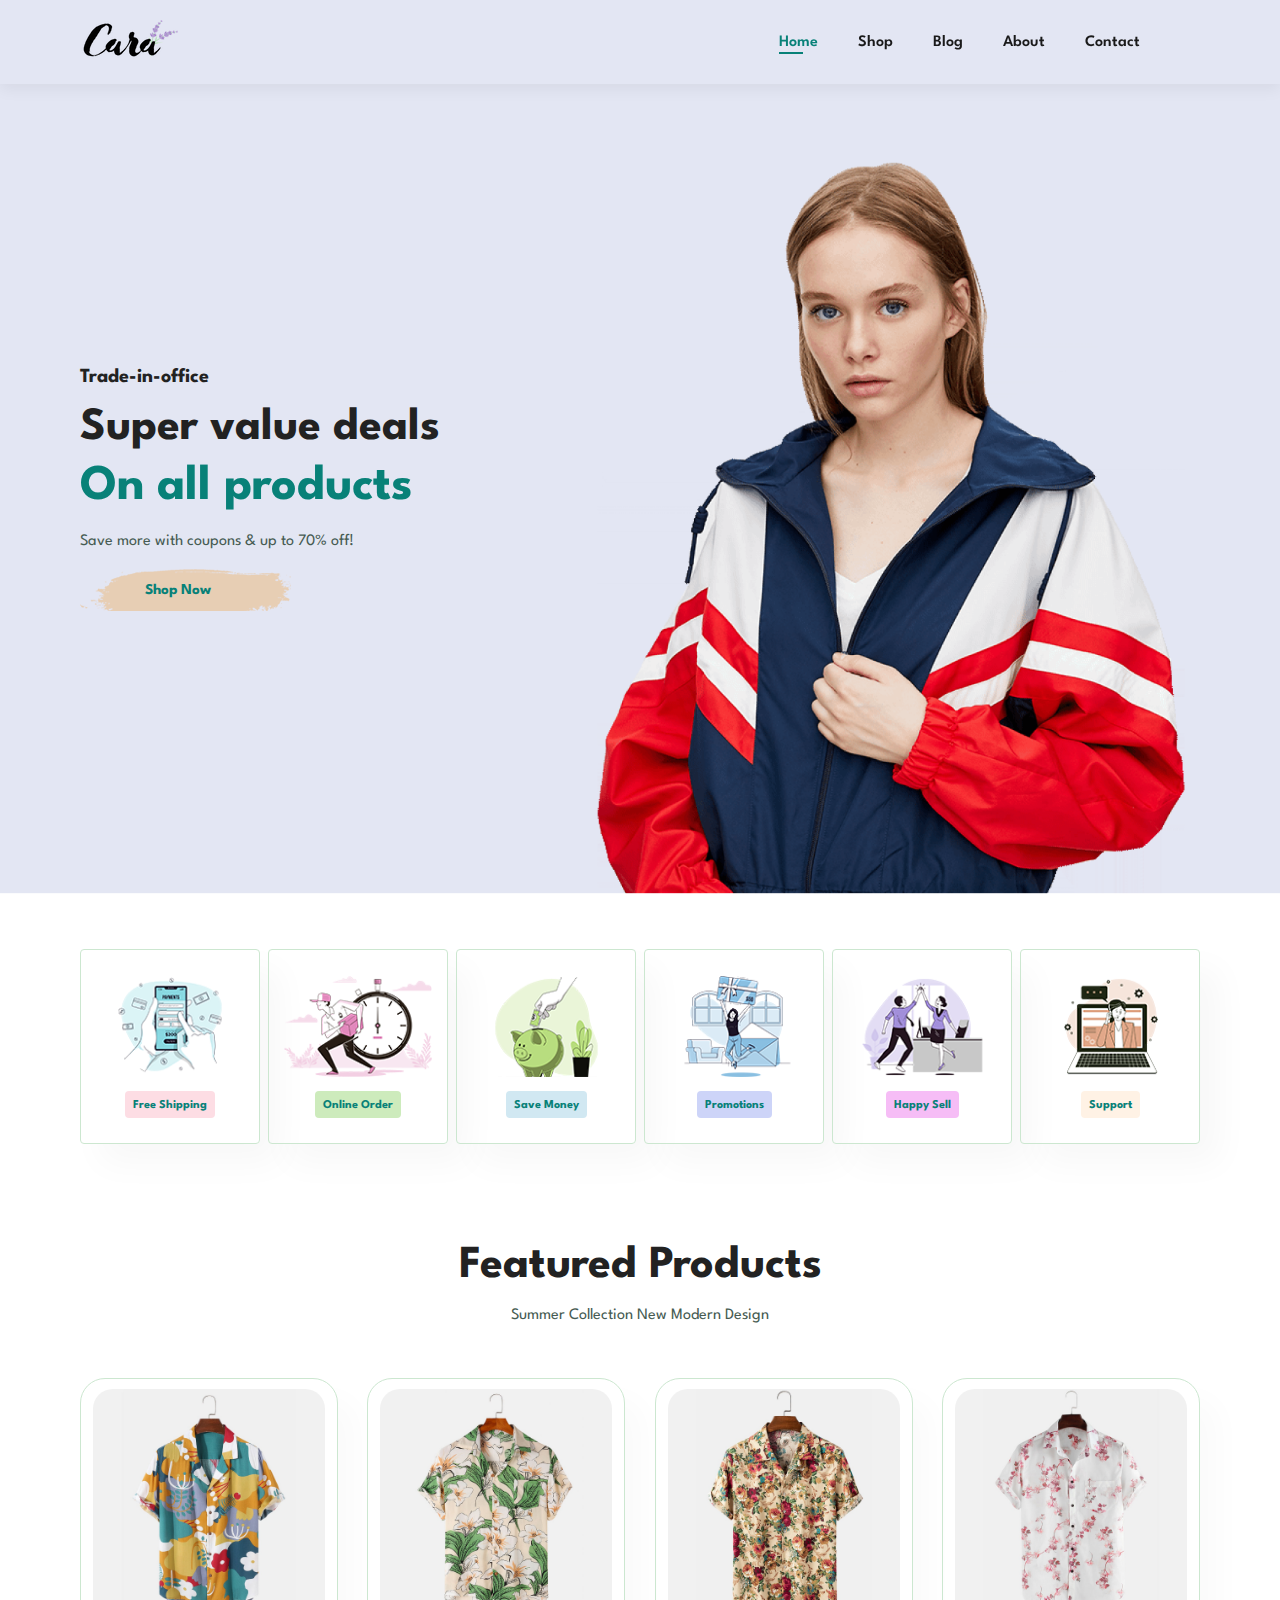
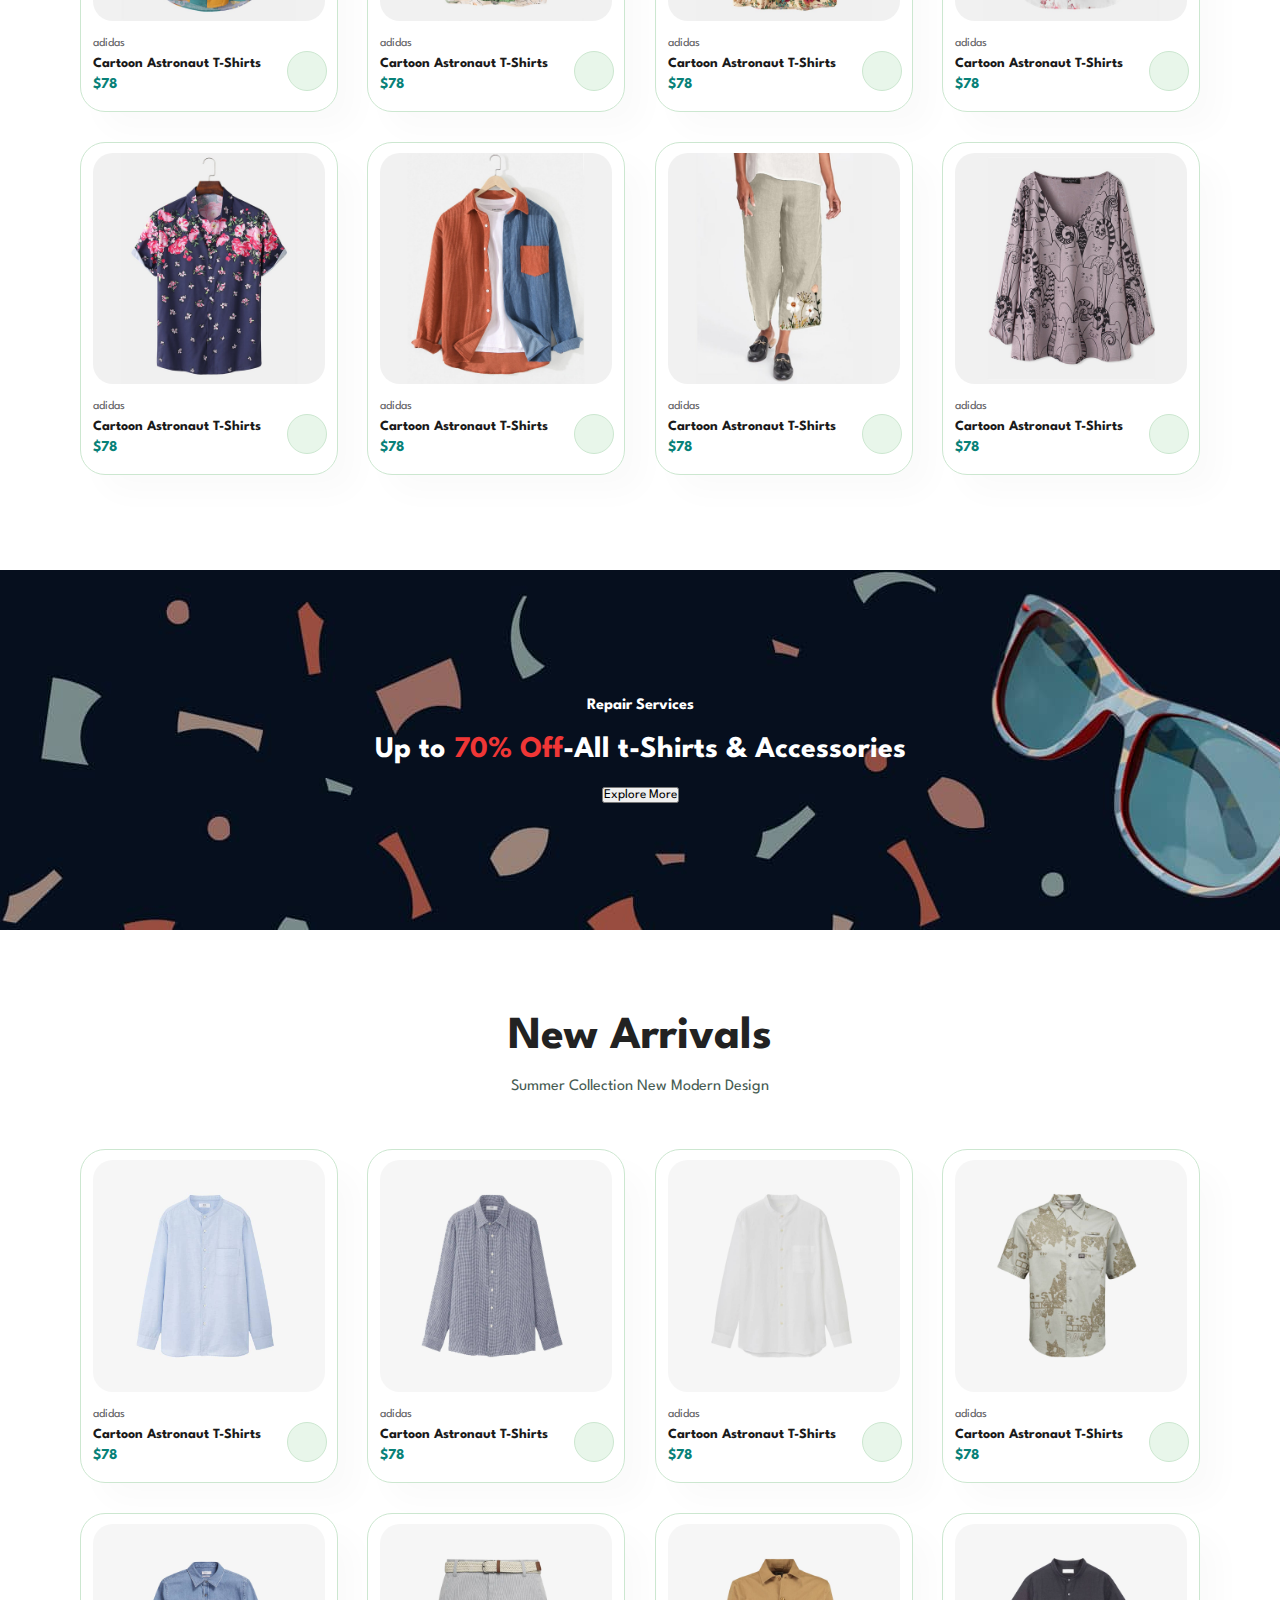
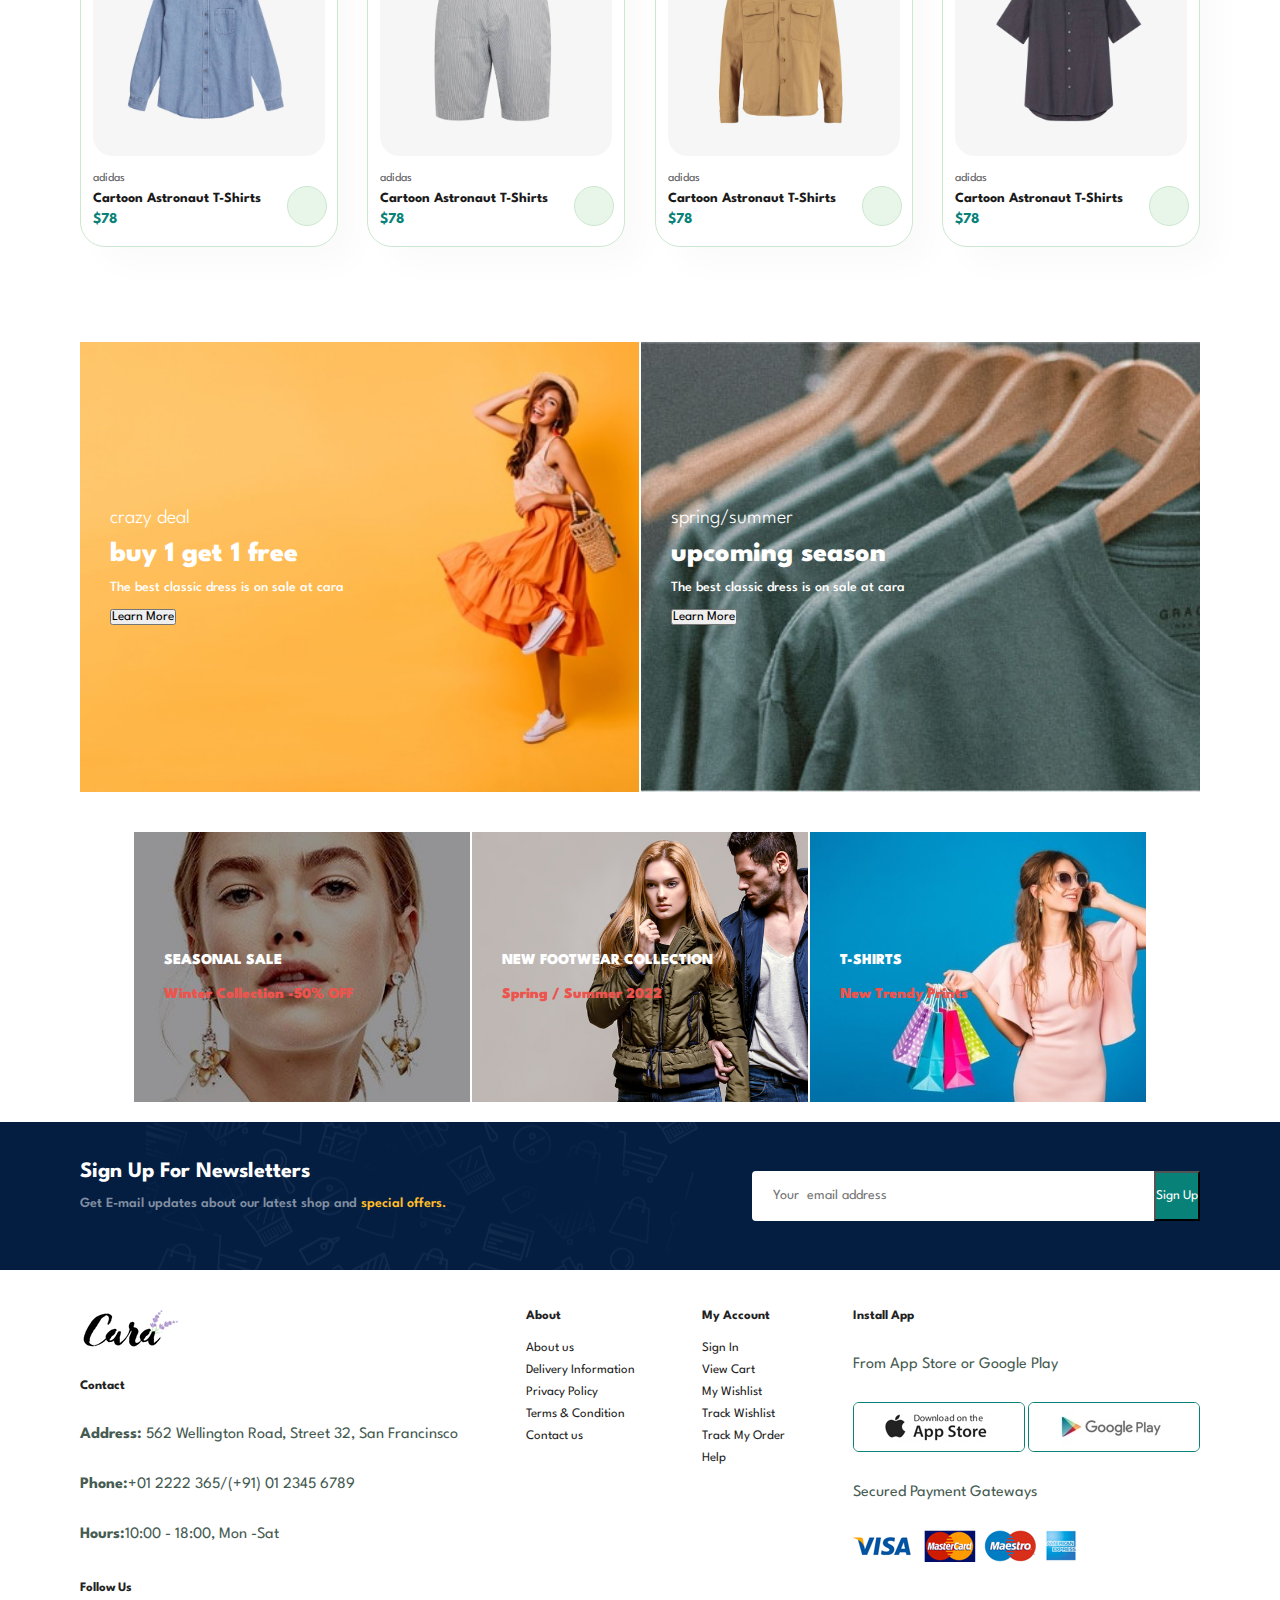
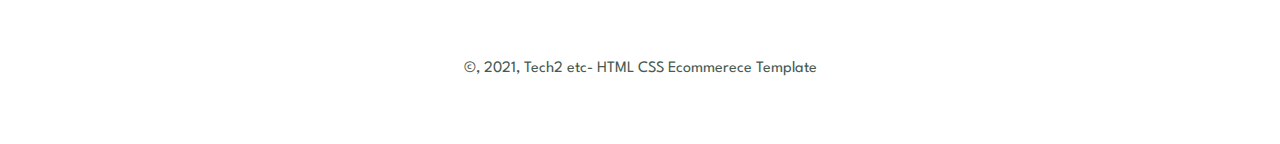
<file: E-commerce/Index.html>
<!DOCTYPE html>
<html lang="en">
<head>
    <meta charset="UTF-8">
    <meta name="viewport" content="width=device-width, initial-scale=1.0">
    <title>Ecommerce Tutorial</title>
    <link rel="stylesheet" href="https://cdnjs.cloudflare.com/ajax/libs/font-awesome/6.5.1/css/all.min.css" integrity="sha512-DTOQO9RWCH3ppGqcWaEA1BIZOC6xxalwEsw9c2QQeAIftl+Vegovlnee1c9QX4TctnWMn13TZye+giMm8e2LwA==" crossorigin="anonymous" referrerpolicy="no-referrer" />
    <link rel="stylesheet" href="style.css">
</head>
<body>
    <section id="header">
        <a href="#"><img src="img/logo.png" class="logo" alt=""></a>
        <div>
            <ul id="navbar">
                <li><a  class="active"href="Index.html">Home</a></li>
                <li><a href="shop.html">Shop</a></li>
                <li><a href="Blog.html">Blog</a></li>
                <li><a href="About.html">About</a></li>
                <li><a href="Contact.html">Contact</a></li>
                <li id="lg-bag"><a href="Cart.html"><i class="fa-solid fa-bag-shopping"></i></a></li>
                <a href="#" id="close"><i class="far fa-times"></i></a>
            </ul>
        </div>
        <div id="mobile">
            <a href="Cart.html"><i class="fa-solid fa-bag-shopping"></i></a>
            <i id="bar" class="fas fa-outdent"></i>
        </div>
    </section>
    <section id="hero">
        
        <h4>Trade-in-office</h4>
        <h2>Super value deals</h2>
        <h1>On all products</h1>
        <p>Save more with coupons & up to 70% off!</p>
        <button>Shop Now</button>
    </section>
    <section id="feature" class="section-p1">
        <div class="fe-box">
            <img src="img/features/f1.png">
            <h6>Free Shipping</h6>
        </div>
        <div class="fe-box">
            <img src="img/features/f2.png">
            <h6>Online Order</h6>
        </div>
        <div class="fe-box">
            <img src="img/features/f3.png">
            <h6>Save Money</h6>
        </div>
        <div class="fe-box">
            <img src="img/features/f4.png">
            <h6>Promotions</h6>
        </div>
        <div class="fe-box">
            <img src="img/features/f5.png">
            <h6>Happy Sell</h6>
        </div>
        <div class="fe-box">
            <img src="img/features/f6.png">
            <h6>Support</h6>
        </div>
    </section>
    <section id="product1" class="section-p1">
        <h2>Featured Products</h2>
        <p>Summer Collection New Modern Design</p>
        <div class="pro-container">
            <div class="pro">
                <img src="img/products/f1.jpg" alt="">
                <div class="des">
                    <span>adidas</span>
                    <h5>Cartoon Astronaut T-Shirts</h5>
                    <div class="star">
                        <i class="fas fa-star"></i>
                        <i class="fas fa-star"></i>
                        <i class="fas fa-star"></i>
                        <i class="fas fa-star"></i>
                        <i class="fas fa-star"></i>
                    </div>
                    <h4>$78</h4>
                </div>
                <a href="#"><i class="fa-regular fa-cart-shopping"></i></a>
            </div>
            
            <div class="pro">
                <img src="img/products/f2.jpg" alt="">
                <div class="des">
                    <span>adidas</span>
                    <h5>Cartoon Astronaut T-Shirts</h5>
                    <div class="star">
                        <i class="fas fa-star"></i>
                        <i class="fas fa-star"></i>
                        <i class="fas fa-star"></i>
                        <i class="fas fa-star"></i>
                        <i class="fas fa-star"></i>
                    </div>
                    <h4>$78</h4>
                </div>
                <a href="#"><i class="fa-regular fa-cart-shopping"></i></a>
            </div>
            
            <div class="pro">
                <img src="img/products/f3.jpg" alt="">
                <div class="des">
                    <span>adidas</span>
                    <h5>Cartoon Astronaut T-Shirts</h5>
                    <div class="star">
                        <i class="fas fa-star"></i>
                        <i class="fas fa-star"></i>
                        <i class="fas fa-star"></i>
                        <i class="fas fa-star"></i>
                        <i class="fas fa-star"></i>
                    </div>
                    <h4>$78</h4>
                </div>
                <a href="#"><i class="fa-regular fa-cart-shopping"></i></a>
            </div>
           
            <div class="pro">
                <img src="img/products/f4.jpg" alt="">
                <div class="des">
                    <span>adidas</span>
                    <h5>Cartoon Astronaut T-Shirts</h5>
                    <div class="star">
                        <i class="fas fa-star"></i>
                        <i class="fas fa-star"></i>
                        <i class="fas fa-star"></i>
                        <i class="fas fa-star"></i>
                        <i class="fas fa-star"></i>
                    </div>
                    <h4>$78</h4>
                </div>
                <a href="#"><i class="fa-regular fa-cart-shopping"></i></a>
            </div>

            <div class="pro">
                <img src="img/products/f5.jpg" alt="">
                <div class="des">
                    <span>adidas</span>
                    <h5>Cartoon Astronaut T-Shirts</h5>
                    <div class="star">
                        <i class="fas fa-star"></i>
                        <i class="fas fa-star"></i>
                        <i class="fas fa-star"></i>
                        <i class="fas fa-star"></i>
                        <i class="fas fa-star"></i>
                    </div>
                    <h4>$78</h4>
                </div>
                <a href="#"><i class="fa-regular fa-cart-shopping"></i></a>
            </div>

            <div class="pro">
                <img src="img/products/f6.jpg" alt="">
                <div class="des">
                    <span>adidas</span>
                    <h5>Cartoon Astronaut T-Shirts</h5>
                    <div class="star">
                        <i class="fas fa-star"></i>
                        <i class="fas fa-star"></i>
                        <i class="fas fa-star"></i>
                        <i class="fas fa-star"></i>
                        <i class="fas fa-star"></i>
                    </div>
                    <h4>$78</h4>
                </div>
                <a href="#"><i class="fa-regular fa-cart-shopping"></i></a>
            </div>

            <div class="pro">
                <img src="img/products/f7.jpg" alt="">
                <div class="des">
                    <span>adidas</span>
                    <h5>Cartoon Astronaut T-Shirts</h5>
                    <div class="star">
                        <i class="fas fa-star"></i>
                        <i class="fas fa-star"></i>
                        <i class="fas fa-star"></i>
                        <i class="fas fa-star"></i>
                        <i class="fas fa-star"></i>
                    </div>
                    <h4>$78</h4>
                </div>
                <a href="#"><i class="fa-regular fa-cart-shopping"></i></a>
            </div>

            <div class="pro">
                <img src="img/products/f8.jpg" alt="">
                <div class="des">
                    <span>adidas</span>
                    <h5>Cartoon Astronaut T-Shirts</h5>
                    <div class="star">
                        <i class="fas fa-star"></i>
                        <i class="fas fa-star"></i>
                        <i class="fas fa-star"></i>
                        <i class="fas fa-star"></i>
                        <i class="fas fa-star"></i>
                    </div>
                    <h4>$78</h4>
                </div>
                <a href="#"><i class="fa-regular fa-cart-shopping"></i></a>
            </div>
        </div>
    </section>
    <section id="banner"class="section-m1">
        <h4>Repair Services</h4>
        <h2>Up to <span>70% Off</span>-All t-Shirts & Accessories</h2>
        <button class="normal">Explore More</button>
    </section>
    <section id="product1" class="section-p1">
        <h2>New Arrivals</h2>
        <p>Summer Collection New Modern Design</p>
        <div class="pro-container">
            <div class="pro">
                <img src="img/products/n1.jpg" alt="">
                <div class="des">
                    <span>adidas</span>
                    <h5>Cartoon Astronaut T-Shirts</h5>
                    <div class="star">
                        <i class="fas fa-star"></i>
                        <i class="fas fa-star"></i>
                        <i class="fas fa-star"></i>
                        <i class="fas fa-star"></i>
                        <i class="fas fa-star"></i>
                    </div>
                    <h4>$78</h4>
                </div>
                <a href="#"><i class="fa-regular fa-cart-shopping"></i></a>
            </div>
            
            <div class="pro">
                <img src="img/products/n2.jpg" alt="">
                <div class="des">
                    <span>adidas</span>
                    <h5>Cartoon Astronaut T-Shirts</h5>
                    <div class="star">
                        <i class="fas fa-star"></i>
                        <i class="fas fa-star"></i>
                        <i class="fas fa-star"></i>
                        <i class="fas fa-star"></i>
                        <i class="fas fa-star"></i>
                    </div>
                    <h4>$78</h4>
                </div>
                <a href="#"><i class="fa-regular fa-cart-shopping"></i></a>
            </div>
            
            <div class="pro">
                <img src="img/products/n3.jpg" alt="">
                <div class="des">
                    <span>adidas</span>
                    <h5>Cartoon Astronaut T-Shirts</h5>
                    <div class="star">
                        <i class="fas fa-star"></i>
                        <i class="fas fa-star"></i>
                        <i class="fas fa-star"></i>
                        <i class="fas fa-star"></i>
                        <i class="fas fa-star"></i>
                    </div>
                    <h4>$78</h4>
                </div>
                <a href="#"><i class="fa-regular fa-cart-shopping"></i></a>
            </div>
           
            <div class="pro">
                <img src="img/products/n4.jpg" alt="">
                <div class="des">
                    <span>adidas</span>
                    <h5>Cartoon Astronaut T-Shirts</h5>
                    <div class="star">
                        <i class="fas fa-star"></i>
                        <i class="fas fa-star"></i>
                        <i class="fas fa-star"></i>
                        <i class="fas fa-star"></i>
                        <i class="fas fa-star"></i>
                    </div>
                    <h4>$78</h4>
                </div>
                <a href="#"><i class="fa-regular fa-cart-shopping"></i></a>
            </div>

            <div class="pro">
                <img src="img/products/n5.jpg" alt="">
                <div class="des">
                    <span>adidas</span>
                    <h5>Cartoon Astronaut T-Shirts</h5>
                    <div class="star">
                        <i class="fas fa-star"></i>
                        <i class="fas fa-star"></i>
                        <i class="fas fa-star"></i>
                        <i class="fas fa-star"></i>
                        <i class="fas fa-star"></i>
                    </div>
                    <h4>$78</h4>
                </div>
                <a href="#"><i class="fa-regular fa-cart-shopping"></i></a>
            </div>

            <div class="pro">
                <img src="img/products/n6.jpg" alt="">
                <div class="des">
                    <span>adidas</span>
                    <h5>Cartoon Astronaut T-Shirts</h5>
                    <div class="star">
                        <i class="fas fa-star"></i>
                        <i class="fas fa-star"></i>
                        <i class="fas fa-star"></i>
                        <i class="fas fa-star"></i>
                        <i class="fas fa-star"></i>
                    </div>
                    <h4>$78</h4>
                </div>
                <a href="#"><i class="fa-regular fa-cart-shopping"></i></a>
            </div>

            <div class="pro">
                <img src="img/products/n7.jpg" alt="">
                <div class="des">
                    <span>adidas</span>
                    <h5>Cartoon Astronaut T-Shirts</h5>
                    <div class="star">
                        <i class="fas fa-star"></i>
                        <i class="fas fa-star"></i>
                        <i class="fas fa-star"></i>
                        <i class="fas fa-star"></i>
                        <i class="fas fa-star"></i>
                    </div>
                    <h4>$78</h4>
                </div>
                <a href="#"><i class="fa-regular fa-cart-shopping"></i></a>
            </div>

            <div class="pro">
                <img src="img/products/n8.jpg" alt="">
                <div class="des">
                    <span>adidas</span>
                    <h5>Cartoon Astronaut T-Shirts</h5>
                    <div class="star">
                        <i class="fas fa-star"></i>
                        <i class="fas fa-star"></i>
                        <i class="fas fa-star"></i>
                        <i class="fas fa-star"></i>
                        <i class="fas fa-star"></i>
                    </div>
                    <h4>$78</h4>
                </div>
                <a href="#"><i class="fa-regular fa-cart-shopping"></i></a>
            </div>
        </div>
    </section>
    <section id="sm-banner" class="section-p1">
       <div class="banner-box">
         <h4>crazy deal</h4>
         <h2>buy 1 get 1 free </h2>
         <span>The best classic dress is on sale at cara</span>
         <button class="white">Learn More</button>
       </div>
       <div class="banner-box banner-box2">
        <h4>spring/summer</h4>
        <h2>upcoming season</h2>
        <span>The best classic dress is on sale at cara</span>
        <button class="white">Learn More</button>
      </div>
    </section>
    <section id="banner3">
        <div class="banner-box ">
            <h2>SEASONAL SALE</h2>
            <h3>Winter Collection -50% OFF</h3>
          </div>
          <div class="banner-box banner-box3">
            <h2>NEW FOOTWEAR COLLECTION</h2>
            <h3>Spring / Summer 2022</h3>
          </div>
          <div class="banner-box  banner-box4">
            <h2>T-SHIRTS</h2>
            <h3>New Trendy Prints</h3>
          </div>
    </section>
    <section id="newsletter" class="section-p1">
       <div class="newstext">
          <h4>Sign Up For Newsletters</h4>
          <p>Get E-mail updates about our latest shop and <span>special offers.</span></p>
       </div>
       <div class="form">
        <input type="text" placeholder="Your  email address">
        <button class="normal">Sign Up</button>
       </div>
    </section>
    <footer class="section-p1">
        <div class="col">
            <img src="img/logo.png" class="logo">
            <h4>Contact</h4>
            <p><strong>Address:</strong> 562 Wellington Road, Street 32, San Francinsco</p>
            <p><strong>Phone:</strong>+01 2222 365/(+91) 01 2345 6789</p>
            <p><strong>Hours:</strong>10:00 - 18:00, Mon -Sat</p>
             <div class="follow">
                <h4>Follow Us</h4>
                <div class="icon">
                    <i class="fab fa-facebook-f"></i>
                    <i class="fab fa-twitter"></i>
                    <i class="fab fa-instagram"></i>
                    <i class="fab fa-pinterest-p"></i>
                    <i class="fab fa-youtube"></i>
                </div>
             </div>
        </div>
        <div class="col">
            <h4>About</h4>
            <a href="#">About us</a>
            <a href="#">Delivery Information</a>
            <a href="#">Privacy Policy</a>
            <a href="#">Terms & Condition</a>
            <a href="#">Contact us</a>
        </div>
        <div class="col">
            <h4>My Account</h4>
            <a href="#">Sign In</a>
            <a href="#">View Cart</a>
            <a href="#">My Wishlist</a>
            <a href="#">Track Wishlist</a>
            <a href="#">Track My Order</a>
            <a href="#">Help</a>
        </div>
        <div class="col install">
            <h4>Install App</h4>
            <p>From App Store or Google Play</p>
            <div class="row">
                <img src="img/pay/app.jpg">
                <img src="img/pay/play.jpg">
        </div>
        <p>Secured Payment Gateways</p>
        <img src="img/pay/pay.png">
        </div>
        <div class="copyright">
            <p>&copy, 2021, Tech2 etc- HTML CSS Ecommerece Template</p>
        </div>
    </footer>


    <script src="script.js"></script>
</body>
</html>
</file>
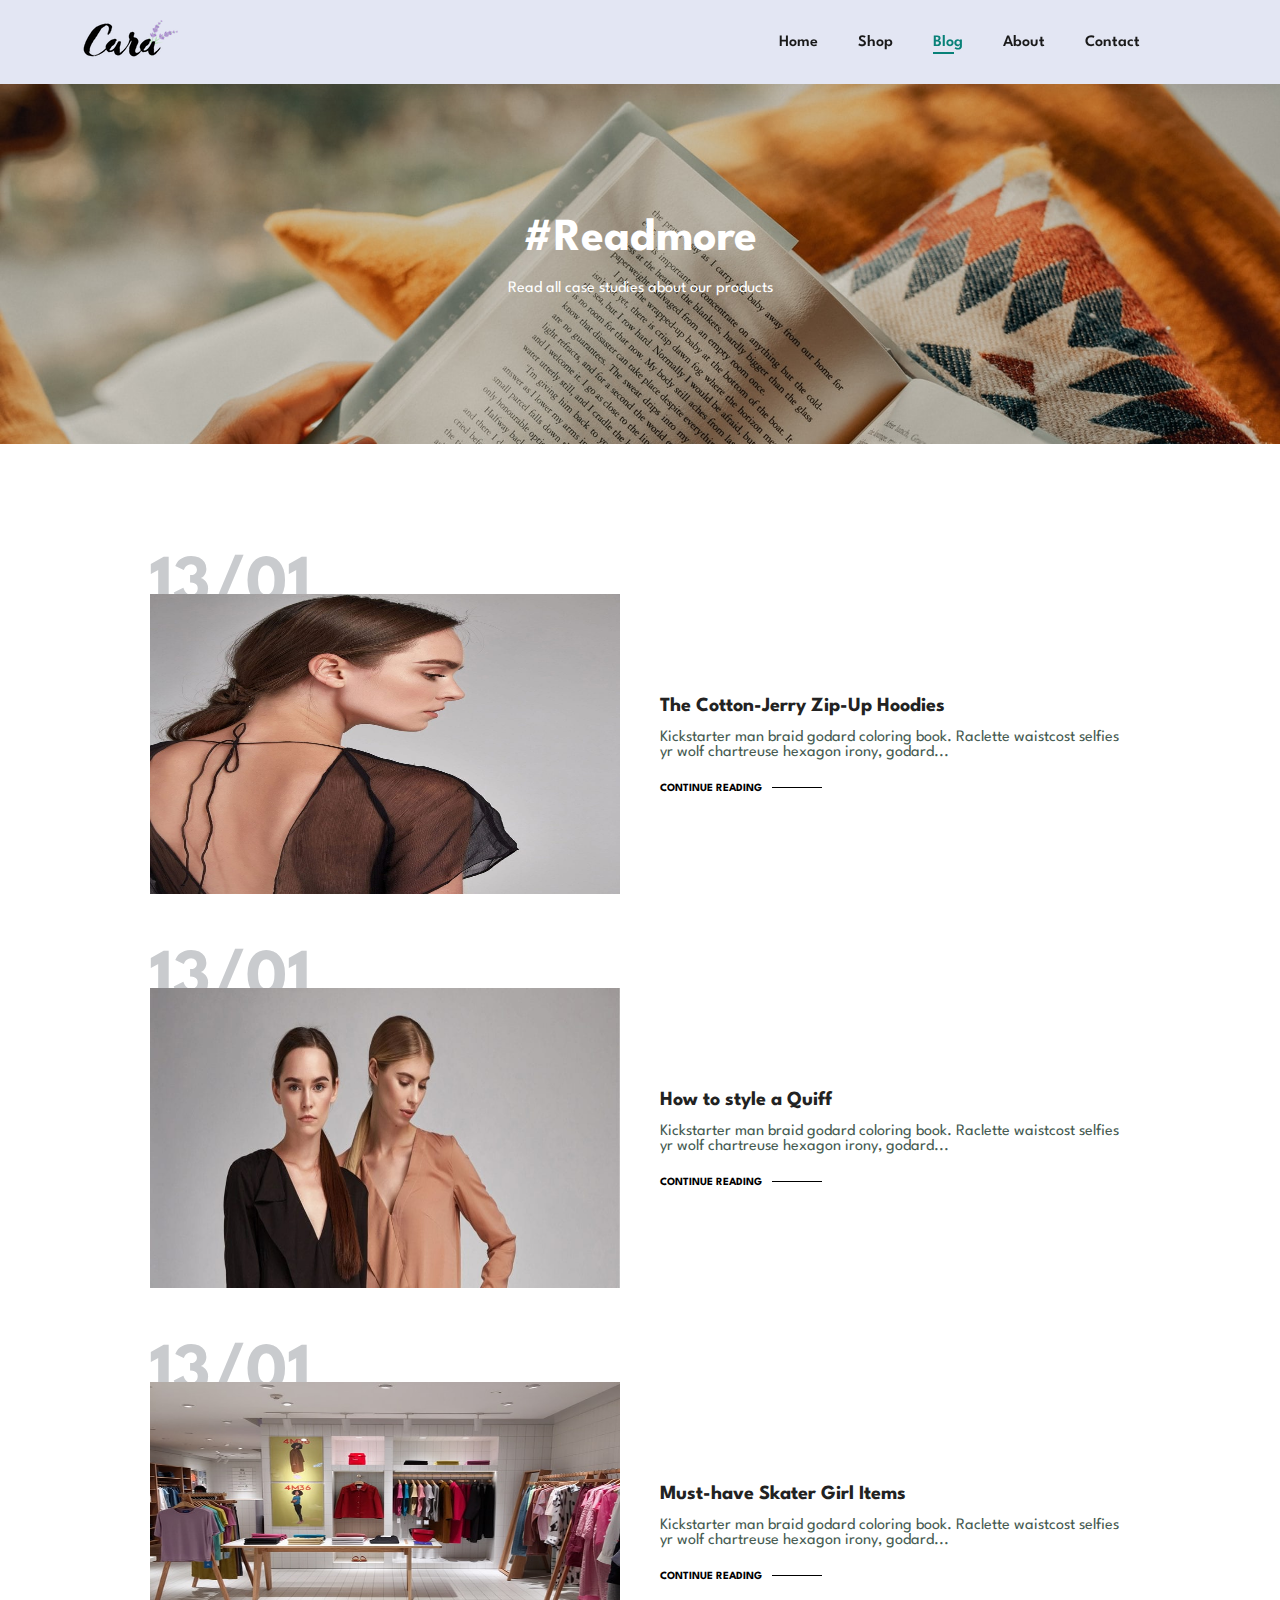
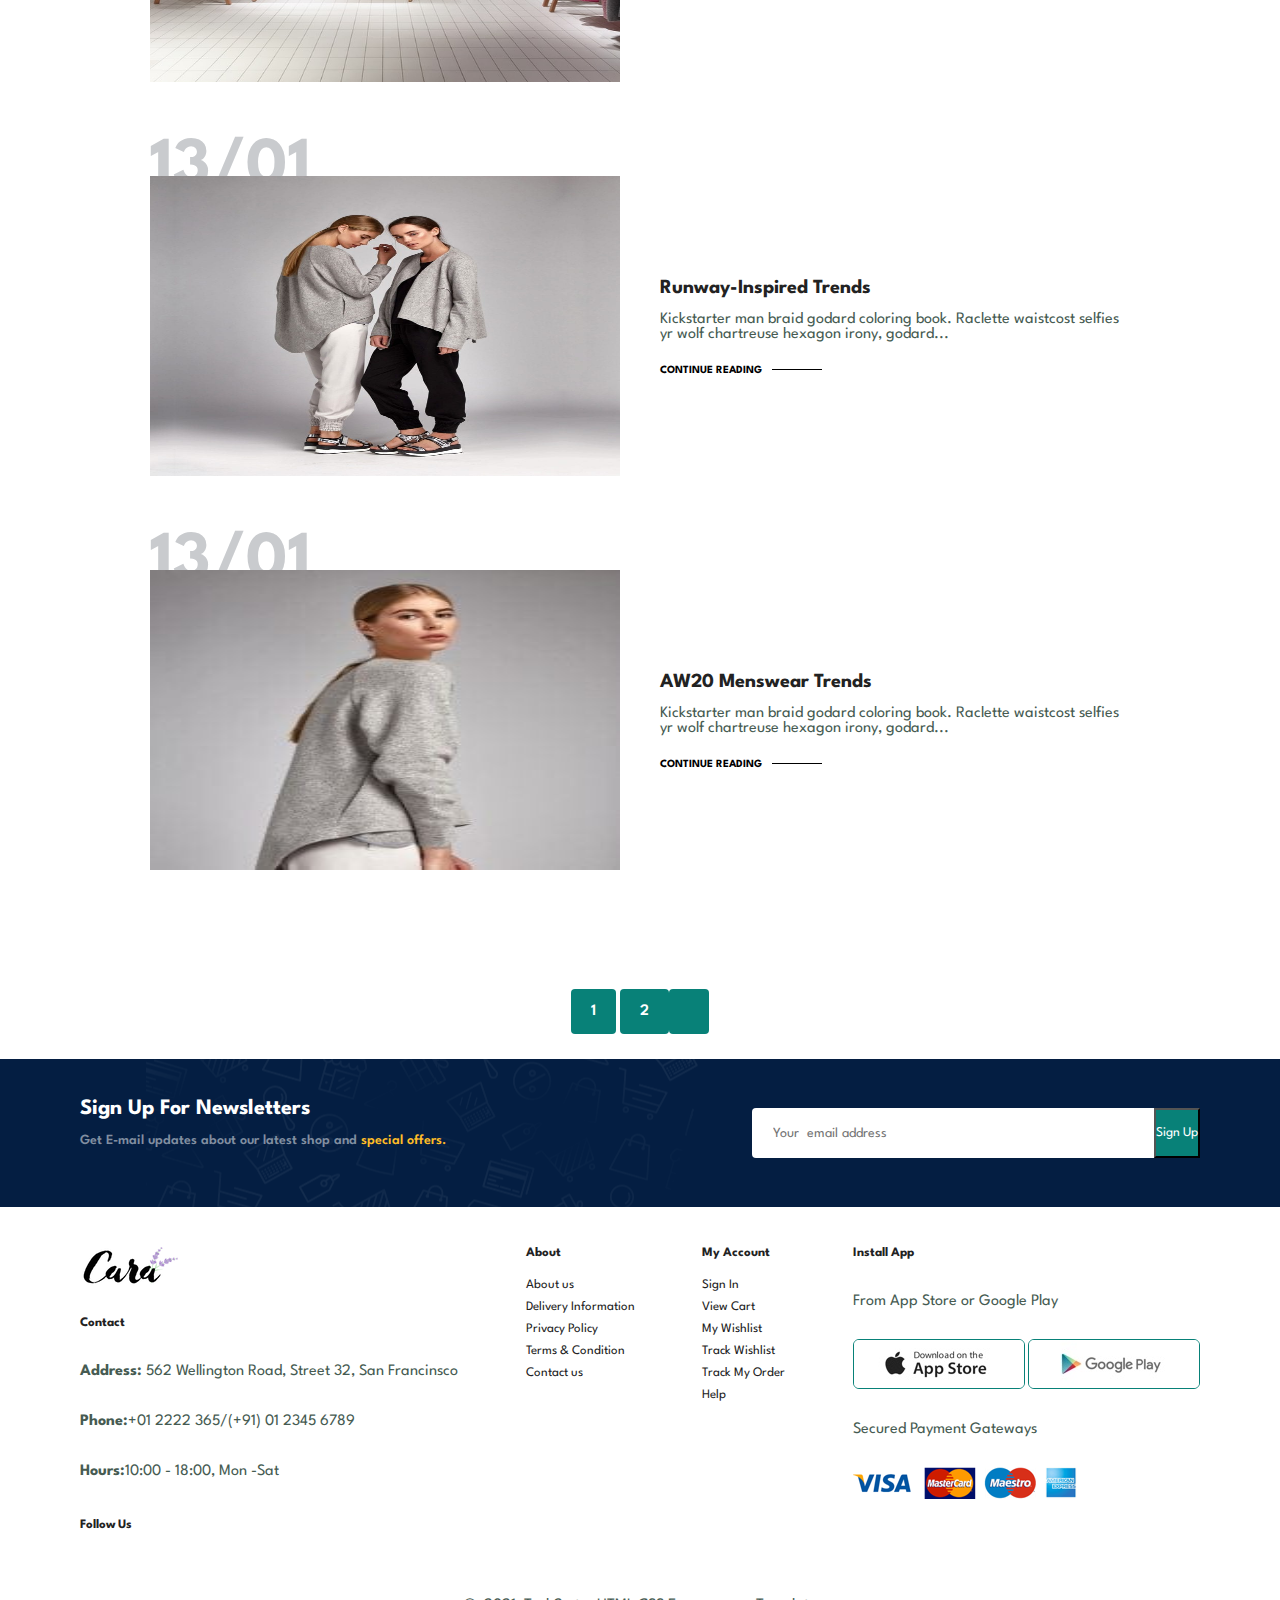
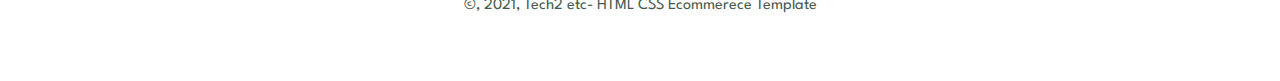
<file: E-commerce/Blog.html>
<!DOCTYPE html>
<html lang="en">
<head>
    <meta charset="UTF-8">
    <meta name="viewport" content="width=device-width, initial-scale=1.0">
    <title>Ecommerce Tutorial</title>
    <link rel="stylesheet" href="https://cdnjs.cloudflare.com/ajax/libs/font-awesome/6.5.1/css/all.min.css" integrity="sha512-DTOQO9RWCH3ppGqcWaEA1BIZOC6xxalwEsw9c2QQeAIftl+Vegovlnee1c9QX4TctnWMn13TZye+giMm8e2LwA==" crossorigin="anonymous" referrerpolicy="no-referrer" />
    <link rel="stylesheet" href="style.css">
</head>
<body>
    <section id="header">
        <a href="#"><img src="img/logo.png" class="logo" alt=""></a>
        <div>
            <ul id="navbar">
                <li><a  href="Index.html">Home</a></li>
                <li><a  href="shop.html">Shop</a></li>
                <li><a  class="active" href="Blog.html">Blog</a></li>
                <li><a href="About.html">About</a></li>
                <li><a href="Contact.html">Contact</a></li>
                <li id="lg-bag"><a href="Cart.html"><i class="fa-solid fa-bag-shopping"></i></a></li>
                <a href="#" id="close"><i class="far fa-times"></i></a>
            </ul>
        </div>
        <div id="mobile">
            <a href="Cart.html"><i class="fa-solid fa-bag-shopping"></i></a>
            <i id="bar" class="fas fa-outdent"></i>
        </div>
    </section>
    <section id="page-header" class="blog-header">
        <h2>#Readmore</h2>
        <p>Read all case studies about our products</p>
    </section>
    <section id="blog">
       <div class="blog-box">
         <div class="blog-img">
            <img src="img/blog/b1.jpg">
         </div>
         <div class="blog-details">
            <h4>The Cotton-Jerry Zip-Up Hoodies</h4>
            <p>Kickstarter man braid godard coloring book. Raclette waistcost selfies yr wolf chartreuse hexagon irony, godard...</p>
            <a href="#">CONTINUE READING</a>
         </div>
         <h1>13/01</h1>
       </div>

       <div class="blog-box">
        <div class="blog-img">
           <img src="img/blog/b2.jpg">
        </div>
        <div class="blog-details">
           <h4>How to style a Quiff</h4>
           <p>Kickstarter man braid godard coloring book. Raclette waistcost selfies yr wolf chartreuse hexagon irony, godard...</p>
           <a href="#">CONTINUE READING</a>
        </div>
        <h1>13/01</h1>
      </div>

      <div class="blog-box">
        <div class="blog-img">
           <img src="img/blog/b3.jpg">
        </div>
        <div class="blog-details">
           <h4>Must-have Skater Girl Items</h4>
           <p>Kickstarter man braid godard coloring book. Raclette waistcost selfies yr wolf chartreuse hexagon irony, godard...</p>
           <a href="#">CONTINUE READING</a>
        </div>
        <h1>13/01</h1>
      </div>

      <div class="blog-box">
        <div class="blog-img">
           <img src="img/blog/b4.jpg">
        </div>
        <div class="blog-details">
           <h4>Runway-Inspired Trends</h4>
           <p>Kickstarter man braid godard coloring book. Raclette waistcost selfies yr wolf chartreuse hexagon irony, godard...</p>
           <a href="#">CONTINUE READING</a>
        </div>
        <h1>13/01</h1>
      </div>

      <div class="blog-box">
        <div class="blog-img">
           <img src="img/blog/b5.jpg">
        </div>
        <div class="blog-details">
           <h4>AW20 Menswear Trends</h4>
           <p>Kickstarter man braid godard coloring book. Raclette waistcost selfies yr wolf chartreuse hexagon irony, godard...</p>
           <a href="#">CONTINUE READING</a>
        </div>
        <h1>13/01</h1>
      </div>
    </section>
    <section id="pagination" class="section-p1">
        <a href="#">1</a>
        <a href="#">2</a>
        <a href="#"><i class="fa-solid fa-arrow-right"></i></a>
    </section>
    <section id="newsletter" class="section-p1">
       <div class="newstext">
          <h4>Sign Up For Newsletters</h4>
          <p>Get E-mail updates about our latest shop and <span>special offers.</span></p>
       </div>
       <div class="form">
        <input type="text" placeholder="Your  email address">
        <button class="normal">Sign Up</button>
       </div>
    </section>
    <footer class="section-p1">
        <div class="col">
            <img src="img/logo.png" class="logo">
            <h4>Contact</h4>
            <p><strong>Address:</strong> 562 Wellington Road, Street 32, San Francinsco</p>
            <p><strong>Phone:</strong>+01 2222 365/(+91) 01 2345 6789</p>
            <p><strong>Hours:</strong>10:00 - 18:00, Mon -Sat</p>
             <div class="follow">
                <h4>Follow Us</h4>
                <div class="icon">
                    <i class="fab fa-facebook-f"></i>
                    <i class="fab fa-twitter"></i>
                    <i class="fab fa-instagram"></i>
                    <i class="fab fa-pinterest-p"></i>
                    <i class="fab fa-youtube"></i>
                </div>
             </div>
        </div>
        <div class="col">
            <h4>About</h4>
            <a href="#">About us</a>
            <a href="#">Delivery Information</a>
            <a href="#">Privacy Policy</a>
            <a href="#">Terms & Condition</a>
            <a href="#">Contact us</a>
        </div>
        <div class="col">
            <h4>My Account</h4>
            <a href="#">Sign In</a>
            <a href="#">View Cart</a>
            <a href="#">My Wishlist</a>
            <a href="#">Track Wishlist</a>
            <a href="#">Track My Order</a>
            <a href="#">Help</a>
        </div>
        <div class="col install">
            <h4>Install App</h4>
            <p>From App Store or Google Play</p>
            <div class="row">
                <img src="img/pay/app.jpg">
                <img src="img/pay/play.jpg">
        </div>
        <p>Secured Payment Gateways</p>
        <img src="img/pay/pay.png">
        </div>
        <div class="copyright">
            <p>&copy, 2021, Tech2 etc- HTML CSS Ecommerece Template</p>
        </div>
    </footer>


    <script src="script.js"></script>
</body>
</html>
</file>
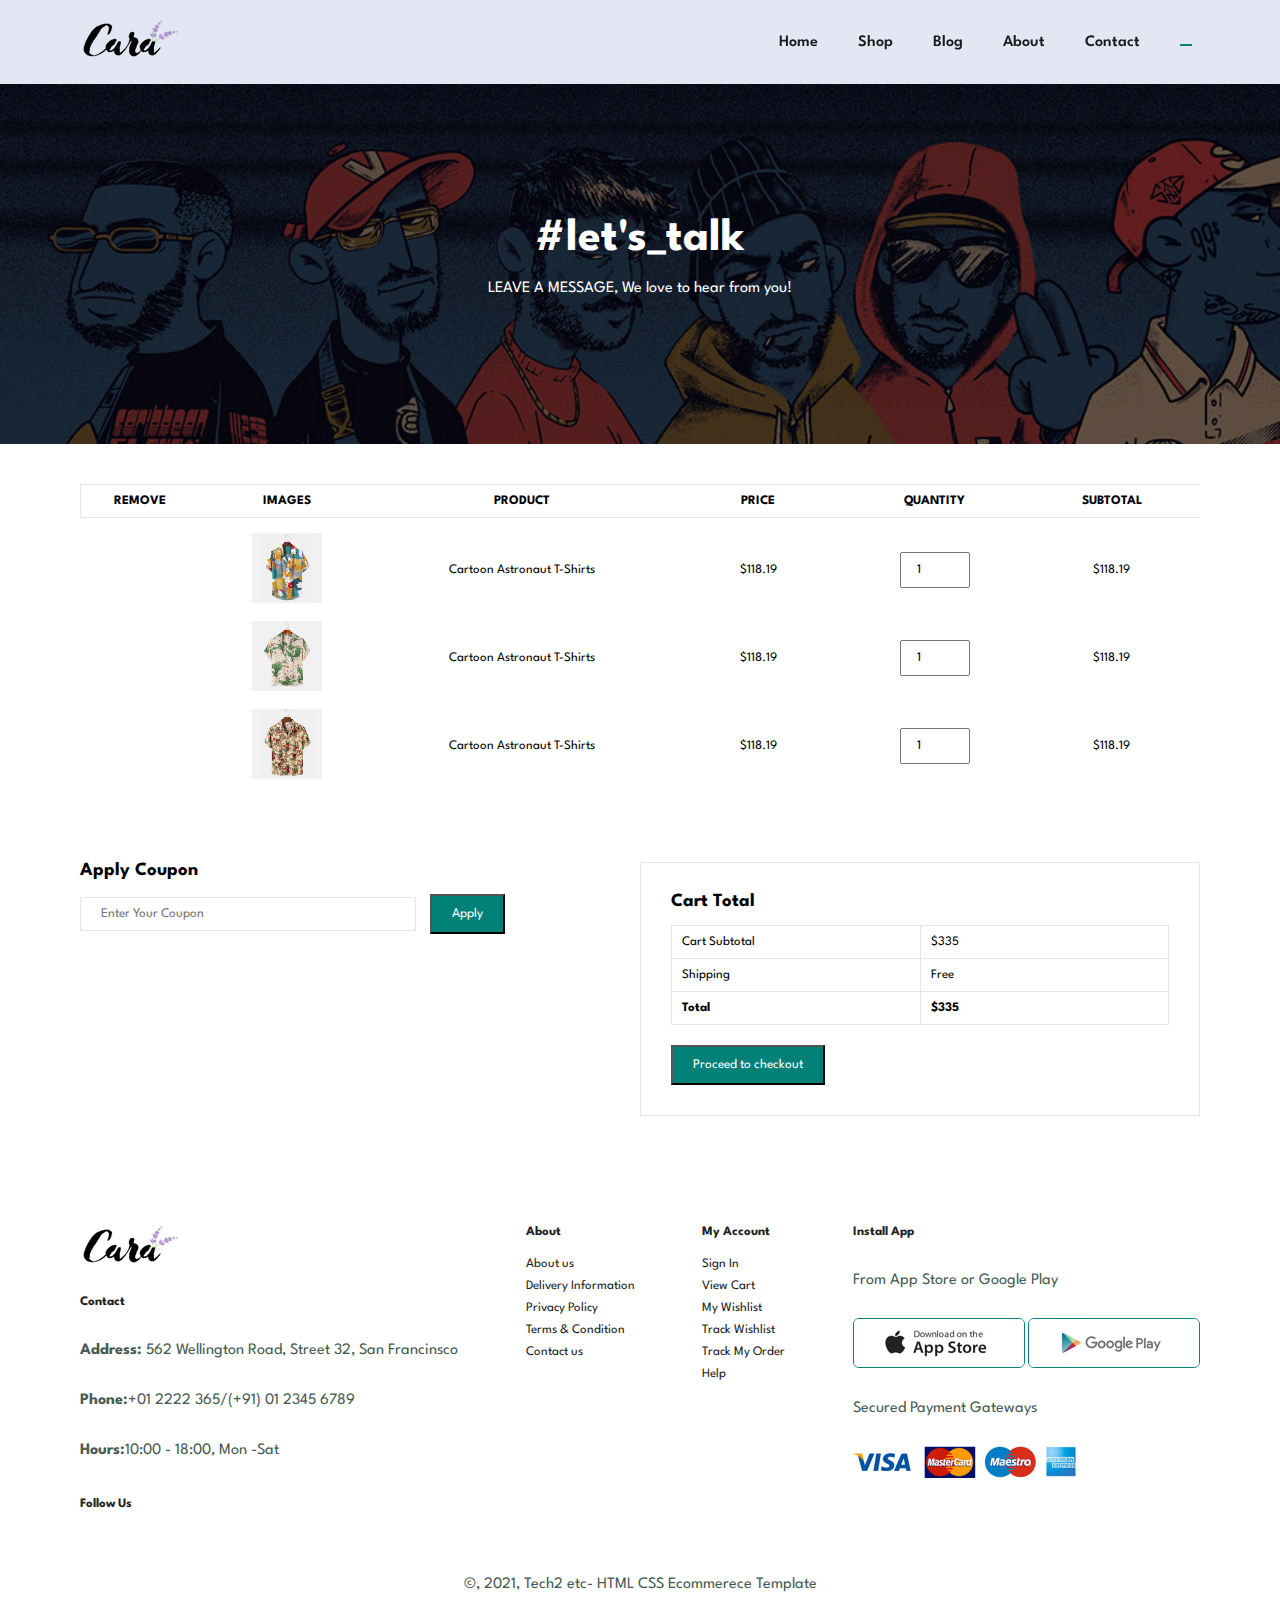
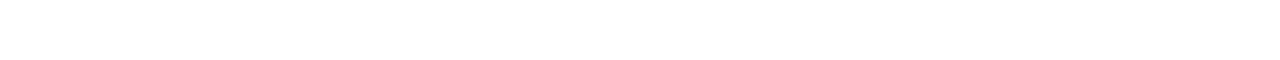
<file: E-commerce/Cart.html>
<!DOCTYPE html>
<html lang="en">
<head>
    <meta charset="UTF-8">
    <meta name="viewport" content="width=device-width, initial-scale=1.0">
    <title>Ecommerce Tutorial</title>
    <link rel="stylesheet" href="https://cdnjs.cloudflare.com/ajax/libs/font-awesome/6.5.1/css/all.min.css" integrity="sha512-DTOQO9RWCH3ppGqcWaEA1BIZOC6xxalwEsw9c2QQeAIftl+Vegovlnee1c9QX4TctnWMn13TZye+giMm8e2LwA==" crossorigin="anonymous" referrerpolicy="no-referrer" />
    <link rel="stylesheet" href="style.css">
</head>
<body>
    <section id="header">
        <a href="#"><img src="img/logo.png" class="logo" alt=""></a>
        <div>
            <ul id="navbar">
                <li><a  href="Index.html">Home</a></li>
                <li><a  href="shop.html">Shop</a></li>
                <li><a  href="Blog.html">Blog</a></li>
                <li><a href="About.html">About</a></li>
                <li><a  href="Contact.html">Contact</a></li>
                <li id="lg-bag"><a class="active" href="Cart.html"><i class="fa-solid fa-bag-shopping"></i></a></li>
                <a href="#" id="close"><i class="far fa-times"></i></a>
            </ul>
        </div>
        <div id="mobile">
            <a href="Cart.html"><i class="fa-solid fa-bag-shopping"></i></a>
            <i id="bar" class="fas fa-outdent"></i>
        </div>
    </section>
    <section id="page-header" class="about-header">
        <h2>#let's_talk</h2>
        <p>LEAVE A MESSAGE, We love to hear from you!</p>
    </section>
    <section id="cart" class="section-p1">
        <table width="100%">
            <thead>
                <tr>
                    <td>Remove</td>
                    <td>Images</td>
                    <td>Product</td>
                    <td>Price</td>
                    <td>Quantity</td>
                    <td>Subtotal</td>
                </tr>
            </thead>
            <tbody>
                <tr>
                    <td><a href=""><i class="fa-solid fa-circle-minus"></i></a></td>
                    <td><img src="img/products/f1.jpg"></td>
                    <td>Cartoon Astronaut T-Shirts</td>
                    <td>$118.19</td>
                    <td><input type="number" value="1"></td>
                    <td>$118.19</td>
                </tr>
                <tr>
                    <td><a href=""><i class="fa-solid fa-circle-minus"></i></a></td>
                    <td><img src="img/products/f2.jpg"></td>
                    <td>Cartoon Astronaut T-Shirts</td>
                    <td>$118.19</td>
                    <td><input type="number" value="1"></td>
                    <td>$118.19</td>
                </tr>
                <tr>
                    <td><a href=""><i class="fa-solid fa-circle-minus"></i></a></td>
                    <td><img src="img/products/f3.jpg"></td>
                    <td>Cartoon Astronaut T-Shirts</td>
                    <td>$118.19</td>
                    <td><input type="number" value="1"></td>
                    <td>$118.19</td>
                </tr>
            </tbody>
        </table>
    </section>
    <section id="cart-add" class="section-p1">
        <div id="coupon">
            <h3>Apply Coupon</h3>
            <div>
                <input type="text" placeholder="Enter Your Coupon"> 
                <button class="normal">Apply</button>
            </div>
        </div>
        <div id="subtotal">
            <h3>Cart Total</h3>
            <table>
                <tr>
                    <td>Cart Subtotal</td>
                    <td>$335</td>
                </tr>
                <tr>
                    <td>Shipping</td>
                    <td>Free</td>
                </tr>
                <tr>
                    <td><strong>Total</strong></td>
                    <td><strong>$335</strong></td>
                </tr>
            </table>
            <button class="normal">Proceed to checkout</button>
        </div>
    </section>
   
    <footer class="section-p1">
        <div class="col">
            <img src="img/logo.png" class="logo">
            <h4>Contact</h4>
            <p><strong>Address:</strong> 562 Wellington Road, Street 32, San Francinsco</p>
            <p><strong>Phone:</strong>+01 2222 365/(+91) 01 2345 6789</p>
            <p><strong>Hours:</strong>10:00 - 18:00, Mon -Sat</p>
             <div class="follow">
                <h4>Follow Us</h4>
                <div class="icon">
                    <i class="fab fa-facebook-f"></i>
                    <i class="fab fa-twitter"></i>
                    <i class="fab fa-instagram"></i>
                    <i class="fab fa-pinterest-p"></i>
                    <i class="fab fa-youtube"></i>
                </div>
             </div>
        </div>
        <div class="col">
            <h4>About</h4>
            <a href="#">About us</a>
            <a href="#">Delivery Information</a>
            <a href="#">Privacy Policy</a>
            <a href="#">Terms & Condition</a>
            <a href="#">Contact us</a>
        </div>
        <div class="col">
            <h4>My Account</h4>
            <a href="#">Sign In</a>
            <a href="#">View Cart</a>
            <a href="#">My Wishlist</a>
            <a href="#">Track Wishlist</a>
            <a href="#">Track My Order</a>
            <a href="#">Help</a>
        </div>
        <div class="col install">
            <h4>Install App</h4>
            <p>From App Store or Google Play</p>
            <div class="row">
                <img src="img/pay/app.jpg">
                <img src="img/pay/play.jpg">
        </div>
        <p>Secured Payment Gateways</p>
        <img src="img/pay/pay.png">
        </div>
        <div class="copyright">
            <p>&copy, 2021, Tech2 etc- HTML CSS Ecommerece Template</p>
        </div>
    </footer>


    <script src="script.js"></script>
</body>
</html>
</file>
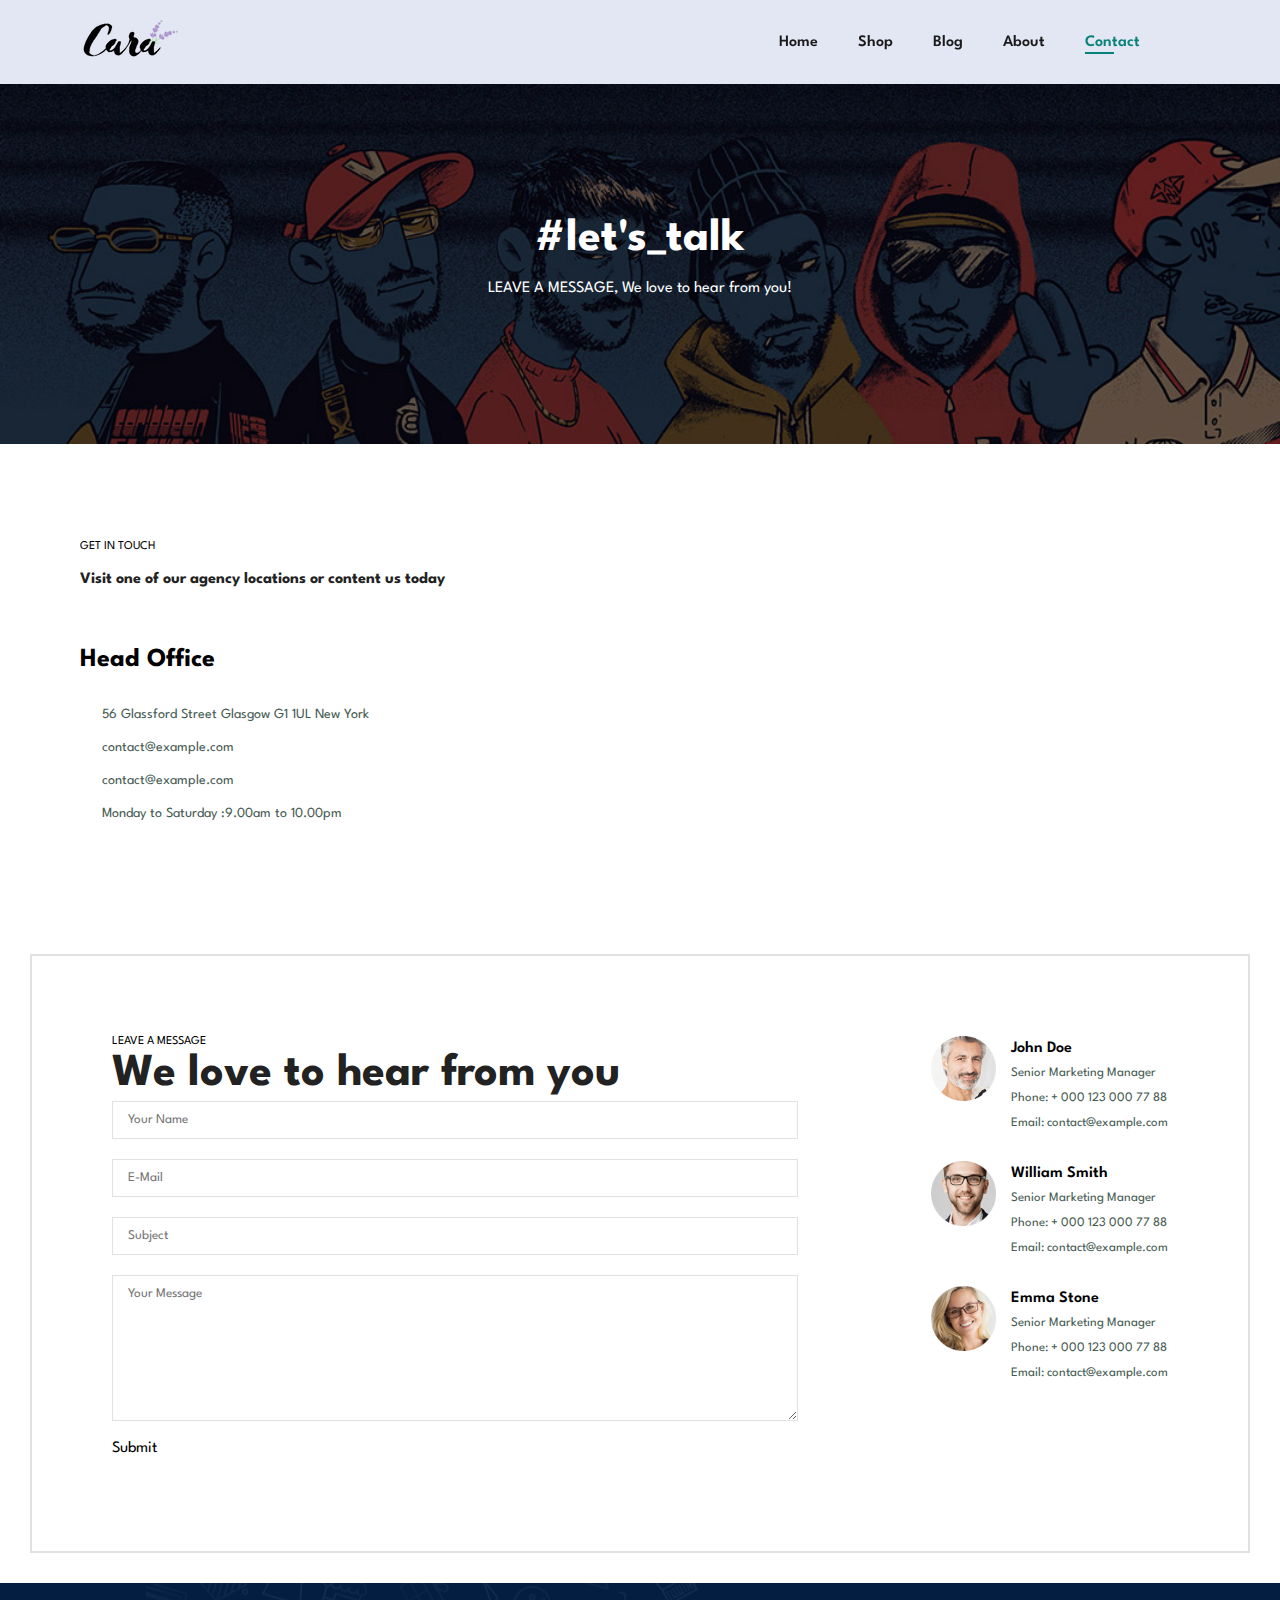
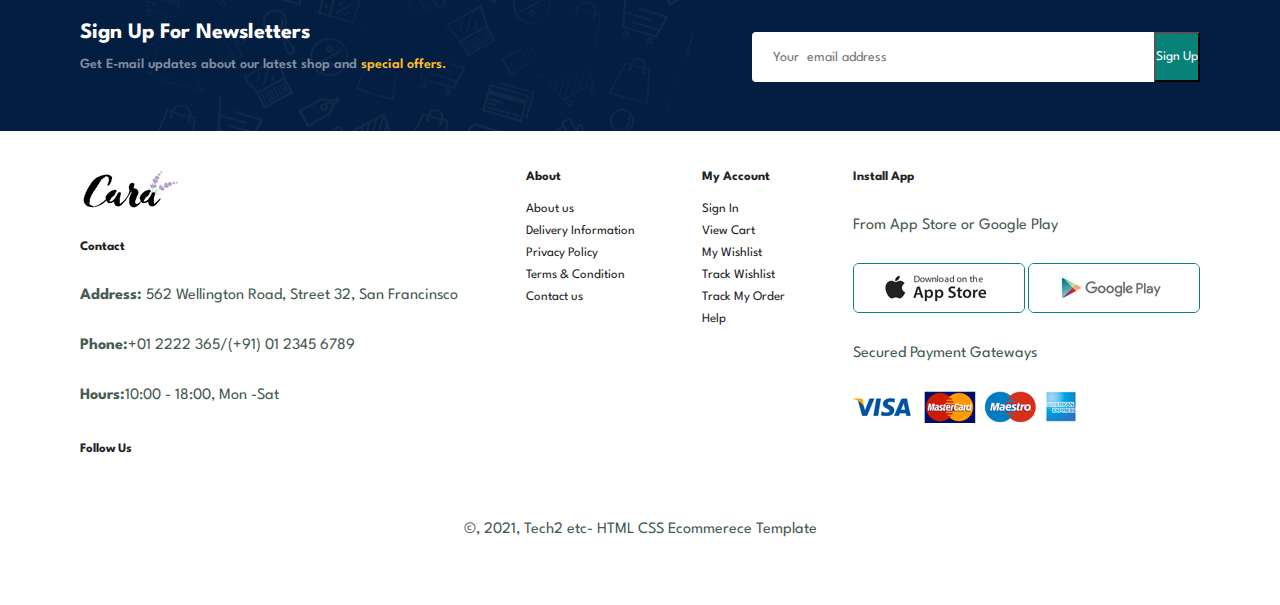
<file: E-commerce/Contact.html>
<!DOCTYPE html>
<html lang="en">
<head>
    <meta charset="UTF-8">
    <meta name="viewport" content="width=device-width, initial-scale=1.0">
    <title>Ecommerce Tutorial</title>
    <link rel="stylesheet" href="https://cdnjs.cloudflare.com/ajax/libs/font-awesome/6.5.1/css/all.min.css" integrity="sha512-DTOQO9RWCH3ppGqcWaEA1BIZOC6xxalwEsw9c2QQeAIftl+Vegovlnee1c9QX4TctnWMn13TZye+giMm8e2LwA==" crossorigin="anonymous" referrerpolicy="no-referrer" />
    <link rel="stylesheet" href="style.css">
</head>
<body>
    <section id="header">
        <a href="#"><img src="img/logo.png" class="logo" alt=""></a>
        <div>
            <ul id="navbar">
                <li><a  href="Index.html">Home</a></li>
                <li><a  href="shop.html">Shop</a></li>
                <li><a  href="Blog.html">Blog</a></li>
                <li><a href="About.html">About</a></li>
                <li><a class="active" href="Contact.html">Contact</a></li>
                <li id="lg-bag"><a href="Cart.html"><i class="fa-solid fa-bag-shopping"></i></a></li>
                <a href="#" id="close"><i class="far fa-times"></i></a>
            </ul>
        </div>
        <div id="mobile">
            <a href="Cart.html"><i class="fa-solid fa-bag-shopping"></i></a>
            <i id="bar" class="fas fa-outdent"></i>
        </div>
    </section>
    <section id="page-header" class="about-header">
        <h2>#let's_talk</h2>
        <p>LEAVE A MESSAGE, We love to hear from you!</p>
    </section>
    <section id="contact-details" class="section-p1">
        <div class="details">
            <span>GET IN TOUCH</span>
            <h2>Visit one of our agency locations or content us today</h2>
            <h3>Head Office</h3>
            <div>
                <li>
                    <i class="fa-regular fa-map"></i>
                    <p>56 Glassford Street Glasgow G1 1UL New York</p>
                </li>
                <li>
                    <i class="fa-regular fa-envelope"></i>
                    <p>contact@example.com</p>
                </li>
                <li>
                    <i class="fa-solid fa-phone"></i>
                    <p>contact@example.com</p>
                </li>
                <li>
                    <i class="fa-regular fa-clock"></i>
                    <p>Monday to Saturday :9.00am to 10.00pm</p>
                </li>
            </div>
        </div>
        <div class="map">
            <iframe src="https://www.google.com/maps/embed?pb=!1m18!1m12!1m3!1d3721.0636401364545!2d79.132936!3d21.1498655!2m3!1f0!2f0!3f0!3m2!1i1024!2i768!4f13.1!3m3!1m2!1s0x3bd4c715126ab13f%3A0xd86efe0a7b03d414!2sVMV%20COMMERCE%20JMT%20ARTS%20%26%20JJP%20SCIENCE%20COLLEGE!5e0!3m2!1sen!2sin!4v1707410099708!5m2!1sen!2sin" width="600" height="450" style="border:0;" allowfullscreen="" loading="lazy" referrerpolicy="no-referrer-when-downgrade"></iframe>
        </div>
    </section>
    <section id="form-details">
        <form action="">
            <span>LEAVE A MESSAGE</span>
            <h2>We love to hear from you</h2>
            <input type="text" placeholder="Your Name">
            <input type="text" placeholder="E-Mail">
            <input type="text" placeholder="Subject">
            <textarea name="" id="" cols="30" rows="10" placeholder="Your Message"></textarea>
            <sbutton class="normal">Submit</sbutton>

        </form>
        <div class="people">
            <div>
                <img src="img/people/1.png">
                <p><span>John Doe</span> Senior Marketing Manager<br> Phone: + 000 123 000 77 88<br> Email:
                contact@example.com</p>
            </div>
            <div>
                <img src="img/people/2.png">
                <p><span>William Smith</span> Senior Marketing Manager<br> Phone: + 000 123 000 77 88<br> Email:
                contact@example.com</p>
            </div>
            <div>
                <img src="img/people/3.png">
                <p><span>Emma Stone</span> Senior Marketing Manager<br> Phone: + 000 123 000 77 88<br> Email:
                contact@example.com</p>
            </div>
        </div>
    </section>
    <section id="newsletter" class="section-p1">
        <div class="newstext">
           <h4>Sign Up For Newsletters</h4>
           <p>Get E-mail updates about our latest shop and <span>special offers.</span></p>
        </div>
        <div class="form">
         <input type="text" placeholder="Your  email address">
         <button class="normal">Sign Up</button>
        </div>
     </section>
    <footer class="section-p1">
        <div class="col">
            <img src="img/logo.png" class="logo">
            <h4>Contact</h4>
            <p><strong>Address:</strong> 562 Wellington Road, Street 32, San Francinsco</p>
            <p><strong>Phone:</strong>+01 2222 365/(+91) 01 2345 6789</p>
            <p><strong>Hours:</strong>10:00 - 18:00, Mon -Sat</p>
             <div class="follow">
                <h4>Follow Us</h4>
                <div class="icon">
                    <i class="fab fa-facebook-f"></i>
                    <i class="fab fa-twitter"></i>
                    <i class="fab fa-instagram"></i>
                    <i class="fab fa-pinterest-p"></i>
                    <i class="fab fa-youtube"></i>
                </div>
             </div>
        </div>
        <div class="col">
            <h4>About</h4>
            <a href="#">About us</a>
            <a href="#">Delivery Information</a>
            <a href="#">Privacy Policy</a>
            <a href="#">Terms & Condition</a>
            <a href="#">Contact us</a>
        </div>
        <div class="col">
            <h4>My Account</h4>
            <a href="#">Sign In</a>
            <a href="#">View Cart</a>
            <a href="#">My Wishlist</a>
            <a href="#">Track Wishlist</a>
            <a href="#">Track My Order</a>
            <a href="#">Help</a>
        </div>
        <div class="col install">
            <h4>Install App</h4>
            <p>From App Store or Google Play</p>
            <div class="row">
                <img src="img/pay/app.jpg">
                <img src="img/pay/play.jpg">
        </div>
        <p>Secured Payment Gateways</p>
        <img src="img/pay/pay.png">
        </div>
        <div class="copyright">
            <p>&copy, 2021, Tech2 etc- HTML CSS Ecommerece Template</p>
        </div>
    </footer>


    <script src="script.js"></script>
</body>
</html>
</file>
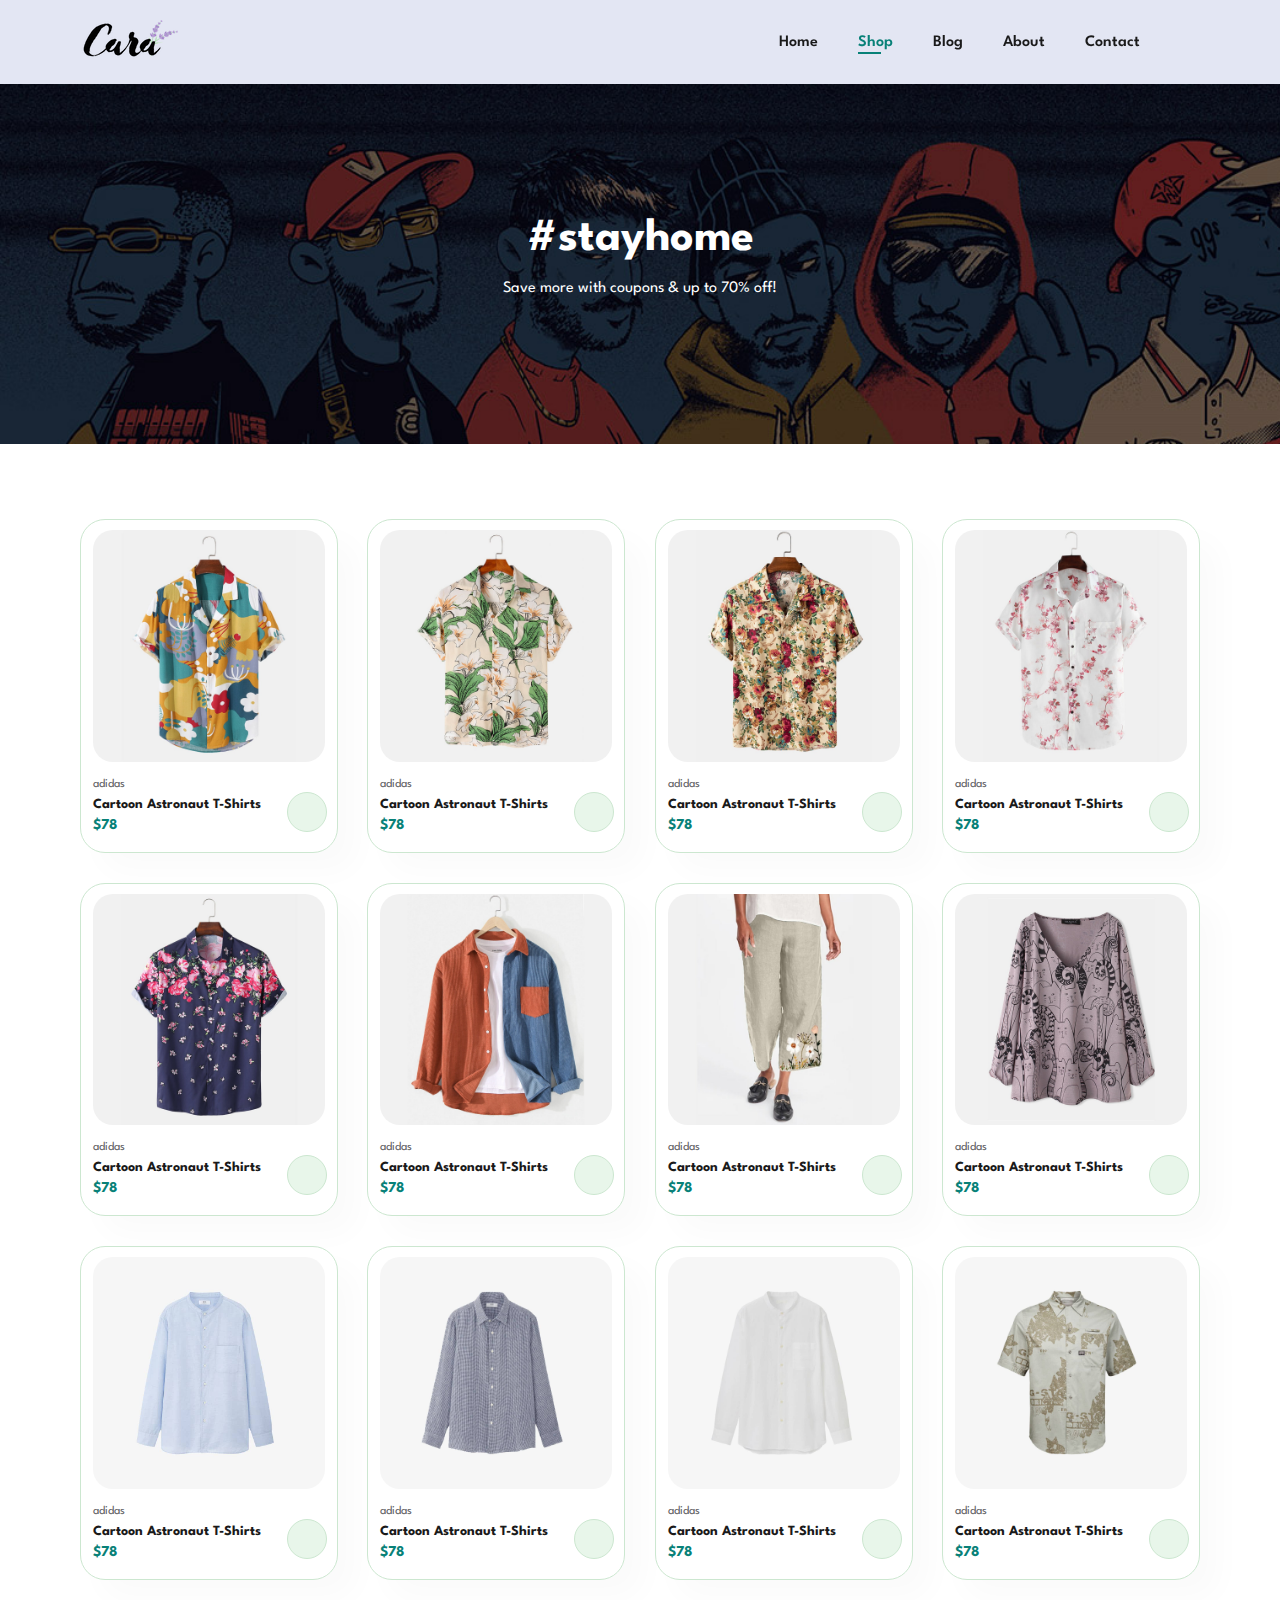
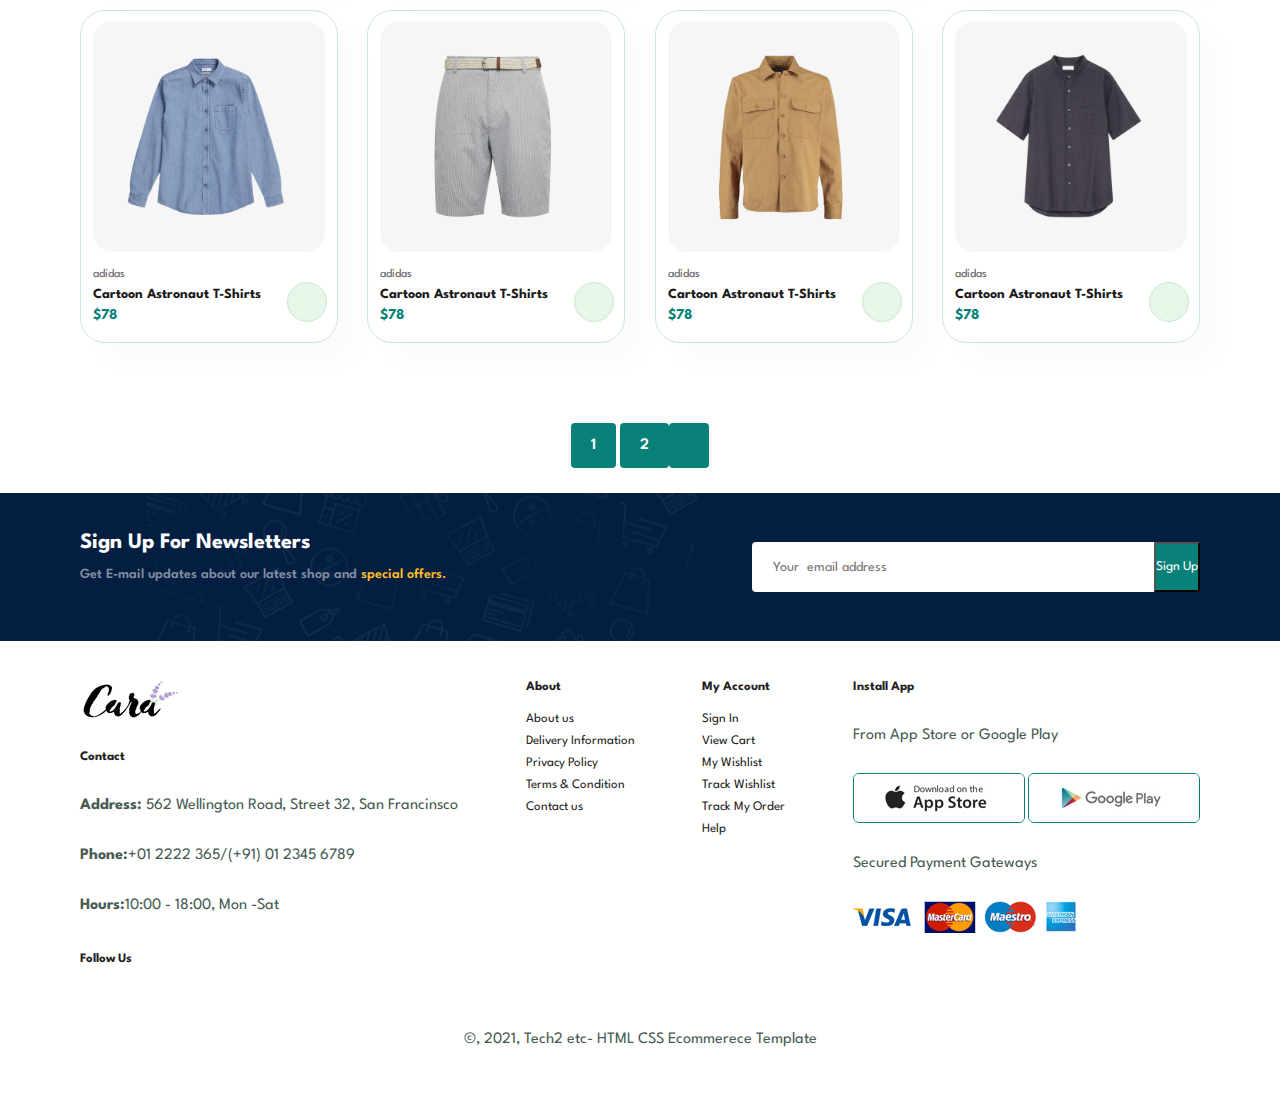
<file: E-commerce/shop.html>
<!DOCTYPE html>
<html lang="en">
<head>
    <meta charset="UTF-8">
    <meta name="viewport" content="width=device-width, initial-scale=1.0">
    <title>Ecommerce Tutorial</title>
    <link rel="stylesheet" href="https://cdnjs.cloudflare.com/ajax/libs/font-awesome/6.5.1/css/all.min.css" integrity="sha512-DTOQO9RWCH3ppGqcWaEA1BIZOC6xxalwEsw9c2QQeAIftl+Vegovlnee1c9QX4TctnWMn13TZye+giMm8e2LwA==" crossorigin="anonymous" referrerpolicy="no-referrer" />
    <link rel="stylesheet" href="style.css">
</head>
<body>
    <section id="header">
        <a href="#"><img src="img/logo.png" class="logo" alt=""></a>
        <div>
            <ul id="navbar">
                <li><a  href="Index.html">Home</a></li>
                <li><a  class="active" href="shop.html">Shop</a></li>
                <li><a href="Blog.html">Blog</a></li>
                <li><a href="About.html">About</a></li>
                <li><a href="Contact.html">Contact</a></li>
                <li id="lg-bag"><a href="Cart.html"><i class="fa-solid fa-bag-shopping"></i></a></li>
                <a href="#" id="close"><i class="far fa-times"></i></a>
            </ul>
        </div>
        <div id="mobile">
            <a href="Cart.html"><i class="fa-solid fa-bag-shopping"></i></a>
            <i id="bar" class="fas fa-outdent"></i>
        </div>
    </section>
    <section id="page-header">
        <h2>#stayhome</h2>
         <p>Save more with coupons & up to 70% off!</p>
    </section>
    <section id="product1" class="section-p1">
        
        <div class="pro-container">
            <div class="pro"onclick="window.location.href='sproduct.html';">
                <img src="img/products/f1.jpg" alt="">
                <div class="des">
                    <span>adidas</span>
                    <h5>Cartoon Astronaut T-Shirts</h5>
                    <div class="star">
                        <i class="fas fa-star"></i>
                        <i class="fas fa-star"></i>
                        <i class="fas fa-star"></i>
                        <i class="fas fa-star"></i>
                        <i class="fas fa-star"></i>
                    </div>
                    <h4>$78</h4>
                </div>
                <a href="#"><i class="fa-regular fa-cart-shopping"></i></a>
            </div>
            
            <div class="pro">
                <img src="img/products/f2.jpg" alt="">
                <div class="des">
                    <span>adidas</span>
                    <h5>Cartoon Astronaut T-Shirts</h5>
                    <div class="star">
                        <i class="fas fa-star"></i>
                        <i class="fas fa-star"></i>
                        <i class="fas fa-star"></i>
                        <i class="fas fa-star"></i>
                        <i class="fas fa-star"></i>
                    </div>
                    <h4>$78</h4>
                </div>
                <a href="#"><i class="fa-regular fa-cart-shopping"></i></a>
            </div>
            
            <div class="pro">
                <img src="img/products/f3.jpg" alt="">
                <div class="des">
                    <span>adidas</span>
                    <h5>Cartoon Astronaut T-Shirts</h5>
                    <div class="star">
                        <i class="fas fa-star"></i>
                        <i class="fas fa-star"></i>
                        <i class="fas fa-star"></i>
                        <i class="fas fa-star"></i>
                        <i class="fas fa-star"></i>
                    </div>
                    <h4>$78</h4>
                </div>
                <a href="#"><i class="fa-regular fa-cart-shopping"></i></a>
            </div>
           
            <div class="pro">
                <img src="img/products/f4.jpg" alt="">
                <div class="des">
                    <span>adidas</span>
                    <h5>Cartoon Astronaut T-Shirts</h5>
                    <div class="star">
                        <i class="fas fa-star"></i>
                        <i class="fas fa-star"></i>
                        <i class="fas fa-star"></i>
                        <i class="fas fa-star"></i>
                        <i class="fas fa-star"></i>
                    </div>
                    <h4>$78</h4>
                </div>
                <a href="#"><i class="fa-regular fa-cart-shopping"></i></a>
            </div>

            <div class="pro">
                <img src="img/products/f5.jpg" alt="">
                <div class="des">
                    <span>adidas</span>
                    <h5>Cartoon Astronaut T-Shirts</h5>
                    <div class="star">
                        <i class="fas fa-star"></i>
                        <i class="fas fa-star"></i>
                        <i class="fas fa-star"></i>
                        <i class="fas fa-star"></i>
                        <i class="fas fa-star"></i>
                    </div>
                    <h4>$78</h4>
                </div>
                <a href="#"><i class="fa-regular fa-cart-shopping"></i></a>
            </div>

            <div class="pro">
                <img src="img/products/f6.jpg" alt="">
                <div class="des">
                    <span>adidas</span>
                    <h5>Cartoon Astronaut T-Shirts</h5>
                    <div class="star">
                        <i class="fas fa-star"></i>
                        <i class="fas fa-star"></i>
                        <i class="fas fa-star"></i>
                        <i class="fas fa-star"></i>
                        <i class="fas fa-star"></i>
                    </div>
                    <h4>$78</h4>
                </div>
                <a href="#"><i class="fa-regular fa-cart-shopping"></i></a>
            </div>

            <div class="pro">
                <img src="img/products/f7.jpg" alt="">
                <div class="des">
                    <span>adidas</span>
                    <h5>Cartoon Astronaut T-Shirts</h5>
                    <div class="star">
                        <i class="fas fa-star"></i>
                        <i class="fas fa-star"></i>
                        <i class="fas fa-star"></i>
                        <i class="fas fa-star"></i>
                        <i class="fas fa-star"></i>
                    </div>
                    <h4>$78</h4>
                </div>
                <a href="#"><i class="fa-regular fa-cart-shopping"></i></a>
            </div>

            <div class="pro">
                <img src="img/products/f8.jpg" alt="">
                <div class="des">
                    <span>adidas</span>
                    <h5>Cartoon Astronaut T-Shirts</h5>
                    <div class="star">
                        <i class="fas fa-star"></i>
                        <i class="fas fa-star"></i>
                        <i class="fas fa-star"></i>
                        <i class="fas fa-star"></i>
                        <i class="fas fa-star"></i>
                    </div>
                    <h4>$78</h4>
                </div>
                <a href="#"><i class="fa-regular fa-cart-shopping"></i></a>
            </div>

            <div class="pro">
                <img src="img/products/n1.jpg" alt="">
                <div class="des">
                    <span>adidas</span>
                    <h5>Cartoon Astronaut T-Shirts</h5>
                    <div class="star">
                        <i class="fas fa-star"></i>
                        <i class="fas fa-star"></i>
                        <i class="fas fa-star"></i>
                        <i class="fas fa-star"></i>
                        <i class="fas fa-star"></i>
                    </div>
                    <h4>$78</h4>
                </div>
                <a href="#"><i class="fa-regular fa-cart-shopping"></i></a>
            </div>
            
            <div class="pro">
                <img src="img/products/n2.jpg" alt="">
                <div class="des">
                    <span>adidas</span>
                    <h5>Cartoon Astronaut T-Shirts</h5>
                    <div class="star">
                        <i class="fas fa-star"></i>
                        <i class="fas fa-star"></i>
                        <i class="fas fa-star"></i>
                        <i class="fas fa-star"></i>
                        <i class="fas fa-star"></i>
                    </div>
                    <h4>$78</h4>
                </div>
                <a href="#"><i class="fa-regular fa-cart-shopping"></i></a>
            </div>
            
            <div class="pro">
                <img src="img/products/n3.jpg" alt="">
                <div class="des">
                    <span>adidas</span>
                    <h5>Cartoon Astronaut T-Shirts</h5>
                    <div class="star">
                        <i class="fas fa-star"></i>
                        <i class="fas fa-star"></i>
                        <i class="fas fa-star"></i>
                        <i class="fas fa-star"></i>
                        <i class="fas fa-star"></i>
                    </div>
                    <h4>$78</h4>
                </div>
                <a href="#"><i class="fa-regular fa-cart-shopping"></i></a>
            </div>
           
            <div class="pro">
                <img src="img/products/n4.jpg" alt="">
                <div class="des">
                    <span>adidas</span>
                    <h5>Cartoon Astronaut T-Shirts</h5>
                    <div class="star">
                        <i class="fas fa-star"></i>
                        <i class="fas fa-star"></i>
                        <i class="fas fa-star"></i>
                        <i class="fas fa-star"></i>
                        <i class="fas fa-star"></i>
                    </div>
                    <h4>$78</h4>
                </div>
                <a href="#"><i class="fa-regular fa-cart-shopping"></i></a>
            </div>

            <div class="pro">
                <img src="img/products/n5.jpg" alt="">
                <div class="des">
                    <span>adidas</span>
                    <h5>Cartoon Astronaut T-Shirts</h5>
                    <div class="star">
                        <i class="fas fa-star"></i>
                        <i class="fas fa-star"></i>
                        <i class="fas fa-star"></i>
                        <i class="fas fa-star"></i>
                        <i class="fas fa-star"></i>
                    </div>
                    <h4>$78</h4>
                </div>
                <a href="#"><i class="fa-regular fa-cart-shopping"></i></a>
            </div>

            <div class="pro">
                <img src="img/products/n6.jpg" alt="">
                <div class="des">
                    <span>adidas</span>
                    <h5>Cartoon Astronaut T-Shirts</h5>
                    <div class="star">
                        <i class="fas fa-star"></i>
                        <i class="fas fa-star"></i>
                        <i class="fas fa-star"></i>
                        <i class="fas fa-star"></i>
                        <i class="fas fa-star"></i>
                    </div>
                    <h4>$78</h4>
                </div>
                <a href="#"><i class="fa-regular fa-cart-shopping"></i></a>
            </div>

            <div class="pro">
                <img src="img/products/n7.jpg" alt="">
                <div class="des">
                    <span>adidas</span>
                    <h5>Cartoon Astronaut T-Shirts</h5>
                    <div class="star">
                        <i class="fas fa-star"></i>
                        <i class="fas fa-star"></i>
                        <i class="fas fa-star"></i>
                        <i class="fas fa-star"></i>
                        <i class="fas fa-star"></i>
                    </div>
                    <h4>$78</h4>
                </div>
                <a href="#"><i class="fa-regular fa-cart-shopping"></i></a>
            </div>

            <div class="pro">
                <img src="img/products/n8.jpg" alt="">
                <div class="des">
                    <span>adidas</span>
                    <h5>Cartoon Astronaut T-Shirts</h5>
                    <div class="star">
                        <i class="fas fa-star"></i>
                        <i class="fas fa-star"></i>
                        <i class="fas fa-star"></i>
                        <i class="fas fa-star"></i>
                        <i class="fas fa-star"></i>
                    </div>
                    <h4>$78</h4>
                </div>
                <a href="#"><i class="fa-regular fa-cart-shopping"></i></a>
            </div>
        </div>
    </section>
    <section id="pagination" class="section-p1">
        <a href="#">1</a>
        <a href="#">2</a>
        <a href="#"><i class="fa-solid fa-arrow-right"></i></a>
    </section>
    <section id="newsletter" class="section-p1">
       <div class="newstext">
          <h4>Sign Up For Newsletters</h4>
          <p>Get E-mail updates about our latest shop and <span>special offers.</span></p>
       </div>
       <div class="form">
        <input type="text" placeholder="Your  email address">
        <button class="normal">Sign Up</button>
       </div>
    </section>
    <footer class="section-p1">
        <div class="col">
            <img src="img/logo.png" class="logo">
            <h4>Contact</h4>
            <p><strong>Address:</strong> 562 Wellington Road, Street 32, San Francinsco</p>
            <p><strong>Phone:</strong>+01 2222 365/(+91) 01 2345 6789</p>
            <p><strong>Hours:</strong>10:00 - 18:00, Mon -Sat</p>
             <div class="follow">
                <h4>Follow Us</h4>
                <div class="icon">
                    <i class="fab fa-facebook-f"></i>
                    <i class="fab fa-twitter"></i>
                    <i class="fab fa-instagram"></i>
                    <i class="fab fa-pinterest-p"></i>
                    <i class="fab fa-youtube"></i>
                </div>
             </div>
        </div>
        <div class="col">
            <h4>About</h4>
            <a href="#">About us</a>
            <a href="#">Delivery Information</a>
            <a href="#">Privacy Policy</a>
            <a href="#">Terms & Condition</a>
            <a href="#">Contact us</a>
        </div>
        <div class="col">
            <h4>My Account</h4>
            <a href="#">Sign In</a>
            <a href="#">View Cart</a>
            <a href="#">My Wishlist</a>
            <a href="#">Track Wishlist</a>
            <a href="#">Track My Order</a>
            <a href="#">Help</a>
        </div>
        <div class="col install">
            <h4>Install App</h4>
            <p>From App Store or Google Play</p>
            <div class="row">
                <img src="img/pay/app.jpg">
                <img src="img/pay/play.jpg">
        </div>
        <p>Secured Payment Gateways</p>
        <img src="img/pay/pay.png">
        </div>
        <div class="copyright">
            <p>&copy, 2021, Tech2 etc- HTML CSS Ecommerece Template</p>
        </div>
    </footer>


    <script src="script.js"></script>
</body>
</html>
</file>
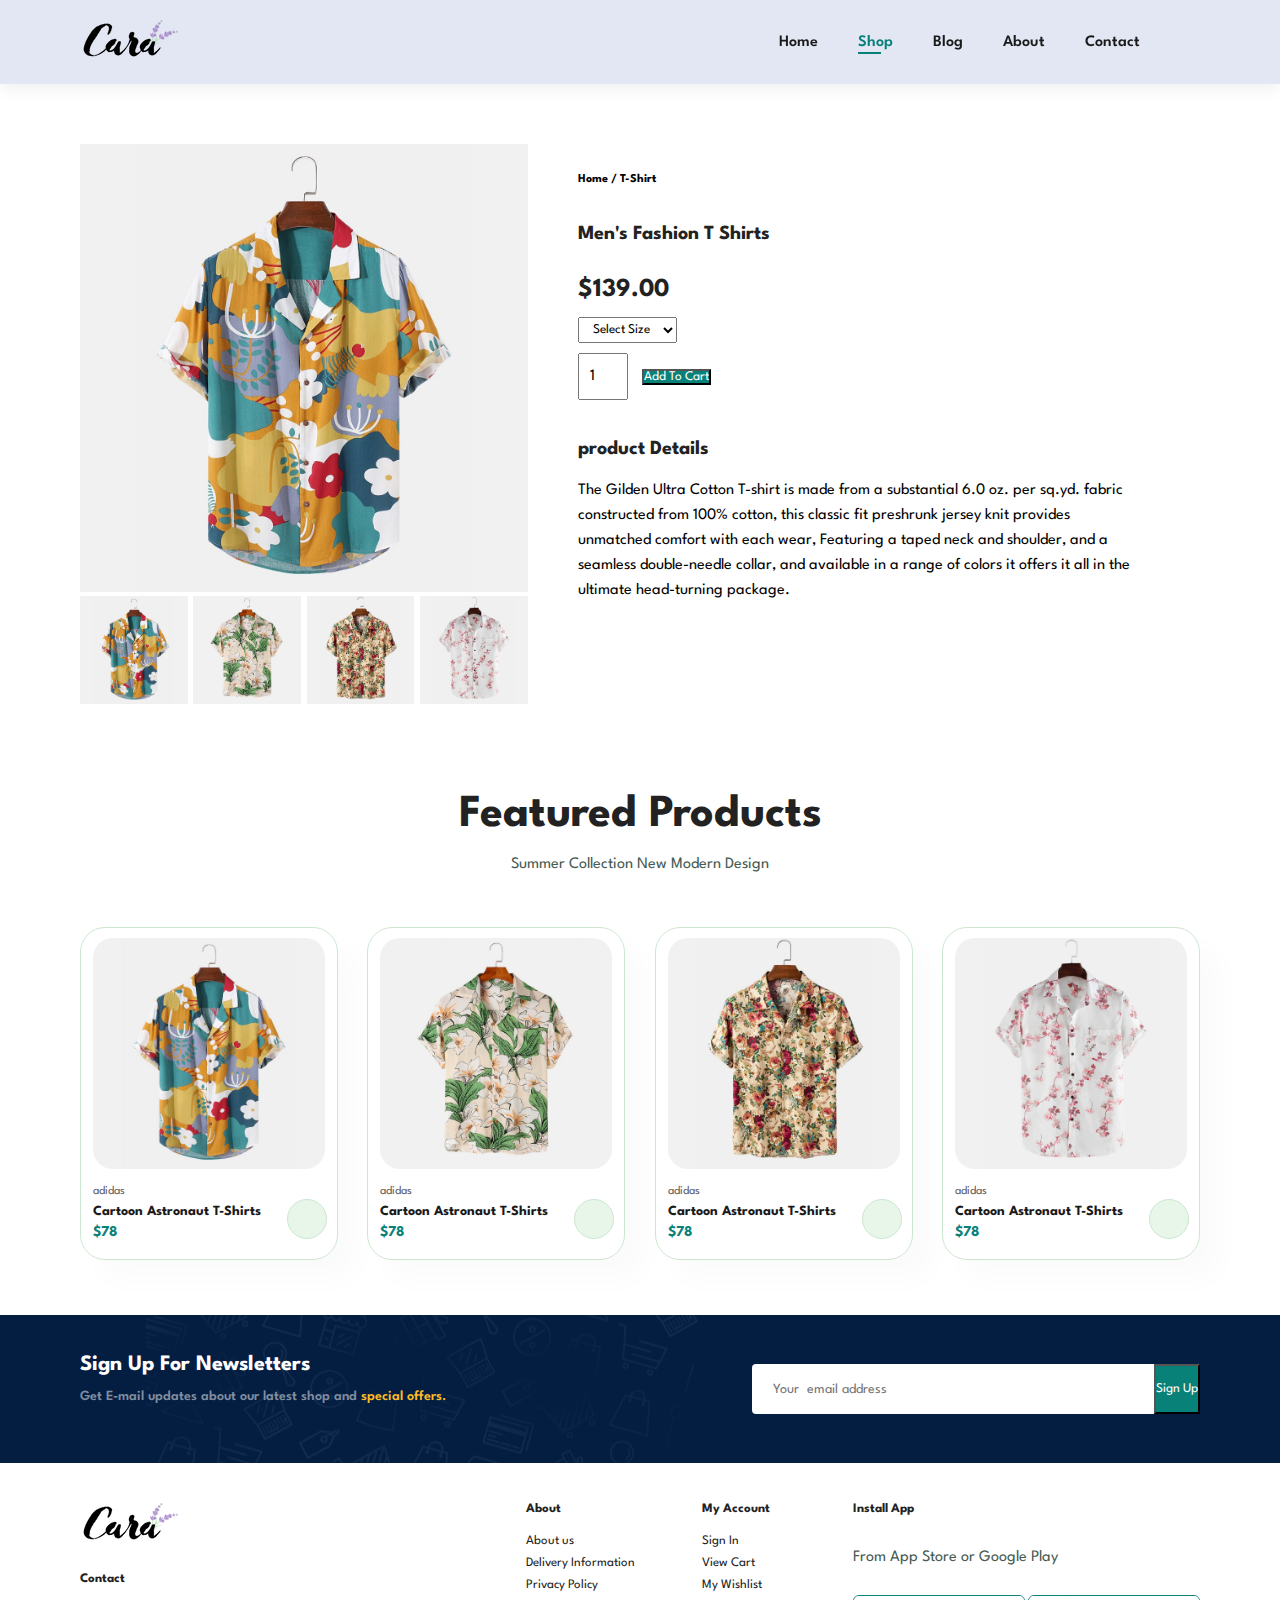
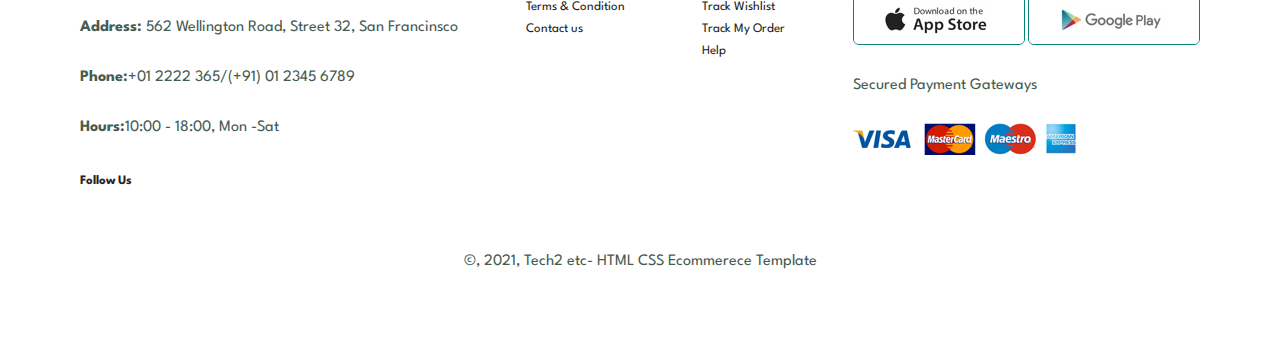
<file: E-commerce/sproduct.html>
<!DOCTYPE html>
<html lang="en">
<head>
    <meta charset="UTF-8">
    <meta name="viewport" content="width=device-width, initial-scale=1.0">
    <title>Ecommerce Tutorial</title>
    <link rel="stylesheet" href="https://cdnjs.cloudflare.com/ajax/libs/font-awesome/6.5.1/css/all.min.css" integrity="sha512-DTOQO9RWCH3ppGqcWaEA1BIZOC6xxalwEsw9c2QQeAIftl+Vegovlnee1c9QX4TctnWMn13TZye+giMm8e2LwA==" crossorigin="anonymous" referrerpolicy="no-referrer" />
    <link rel="stylesheet" href="style.css">
</head>
<body>
    <section id="header">
        <a href="#"><img src="img/logo.png" class="logo" alt=""></a>
        <div>
            <ul id="navbar">
                <li><a  href="Index.html">Home</a></li>
                <li><a  class="active" href="shop.html">Shop</a></li>
                <li><a href="Blog.html">Blog</a></li>
                <li><a href="About.html">About</a></li>
                <li><a href="Contact.html">Contact</a></li>
                <li id="lg-bag"><a href="Cart.html"><i class="fa-solid fa-bag-shopping"></i></a></li>
                <a href="#" id="close"><i class="far fa-times"></i></a>
            </ul>
        </div>
        <div id="mobile">
            <a href="Cart.html"><i class="fa-solid fa-bag-shopping"></i></a>
            <i id="bar" class="fas fa-outdent"></i>
        </div>
    </section>
    <section id="prodetails" class="section-p1">
        <div class="single-pro-image">
            <img src="img/products/f1.jpg" width="100%" id="MainImg" alt="">
            <div class="small-img-group">
                <div class="small-img-col">
                  <img src="img/products/f1.jpg"width="100%"class="small-img">
                </div>
                <div class="small-img-col">
                   <img src="img/products/f2.jpg"width="100%"class="small-img">
                </div>
                <div class="small-img-col">
                    <img src="img/products/f3.jpg"width="100%"class="small-img">
                </div>
                <div class="small-img-col">
                    <img src="img/products/f4.jpg"width="100%"class="small-img">
                </div>    
            </div>
        </div>
        <div class="single-pro-details">
            <h6>Home / T-Shirt</h6>
            <h4>Men's Fashion T Shirts</h4>
            <h2>$139.00</h2>
            <select>
                <option>Select Size</option>
                <option>XXL</option>
                <option>XL</option>
                <option>Large</option>
                <option>Medium</option>
                <option>Small</option>
            </select>
            <input type="number" value="1">
            <button class="normal">Add To Cart</button>
            <h4>product Details</h4>
            <span>The Gilden Ultra Cotton T-shirt is made from a substantial 6.0 oz. per sq.yd. fabric constructed from 100% cotton, this classic fit preshrunk jersey knit provides unmatched comfort with each wear, Featuring a taped neck and shoulder, and a seamless double-needle collar, and available in a range of colors it offers it all in the ultimate head-turning package. </span>
        </div>
    </section>
    <section id="product1" class="section-p1">
        <h2>Featured Products</h2>
        <p>Summer Collection New Modern Design</p>
        <div class="pro-container">
            <div class="pro">
                <img src="img/products/f1.jpg" alt="">
                <div class="des">
                    <span>adidas</span>
                    <h5>Cartoon Astronaut T-Shirts</h5>
                    <div class="star">
                        <i class="fas fa-star"></i>
                        <i class="fas fa-star"></i>
                        <i class="fas fa-star"></i>
                        <i class="fas fa-star"></i>
                        <i class="fas fa-star"></i>
                    </div>
                    <h4>$78</h4>
                </div>
                <a href="#"><i class="fa-regular fa-cart-shopping"></i></a>
            </div>
            
            <div class="pro">
                <img src="img/products/f2.jpg" alt="">
                <div class="des">
                    <span>adidas</span>
                    <h5>Cartoon Astronaut T-Shirts</h5>
                    <div class="star">
                        <i class="fas fa-star"></i>
                        <i class="fas fa-star"></i>
                        <i class="fas fa-star"></i>
                        <i class="fas fa-star"></i>
                        <i class="fas fa-star"></i>
                    </div>
                    <h4>$78</h4>
                </div>
                <a href="#"><i class="fa-regular fa-cart-shopping"></i></a>
            </div>
            
            <div class="pro">
                <img src="img/products/f3.jpg" alt="">
                <div class="des">
                    <span>adidas</span>
                    <h5>Cartoon Astronaut T-Shirts</h5>
                    <div class="star">
                        <i class="fas fa-star"></i>
                        <i class="fas fa-star"></i>
                        <i class="fas fa-star"></i>
                        <i class="fas fa-star"></i>
                        <i class="fas fa-star"></i>
                    </div>
                    <h4>$78</h4>
                </div>
                <a href="#"><i class="fa-regular fa-cart-shopping"></i></a>
            </div>
           
            <div class="pro">
                <img src="img/products/f4.jpg" alt="">
                <div class="des">
                    <span>adidas</span>
                    <h5>Cartoon Astronaut T-Shirts</h5>
                    <div class="star">
                        <i class="fas fa-star"></i>
                        <i class="fas fa-star"></i>
                        <i class="fas fa-star"></i>
                        <i class="fas fa-star"></i>
                        <i class="fas fa-star"></i>
                    </div>
                    <h4>$78</h4>
                </div>
                <a href="#"><i class="fa-regular fa-cart-shopping"></i></a>
            </div>

            
        </div>
    </section>
    <section id="newsletter" class="section-p1">
       <div class="newstext">
          <h4>Sign Up For Newsletters</h4>
          <p>Get E-mail updates about our latest shop and <span>special offers.</span></p>
       </div>
       <div class="form">
        <input type="text" placeholder="Your  email address">
        <button class="normal">Sign Up</button>
       </div>
    </section>
    <footer class="section-p1">
        <div class="col">
            <img src="img/logo.png" class="logo">
            <h4>Contact</h4>
            <p><strong>Address:</strong> 562 Wellington Road, Street 32, San Francinsco</p>
            <p><strong>Phone:</strong>+01 2222 365/(+91) 01 2345 6789</p>
            <p><strong>Hours:</strong>10:00 - 18:00, Mon -Sat</p>
             <div class="follow">
                <h4>Follow Us</h4>
                <div class="icon">
                    <i class="fab fa-facebook-f"></i>
                    <i class="fab fa-twitter"></i>
                    <i class="fab fa-instagram"></i>
                    <i class="fab fa-pinterest-p"></i>
                    <i class="fab fa-youtube"></i>
                </div>
             </div>
        </div>
        <div class="col">
            <h4>About</h4>
            <a href="#">About us</a>
            <a href="#">Delivery Information</a>
            <a href="#">Privacy Policy</a>
            <a href="#">Terms & Condition</a>
            <a href="#">Contact us</a>
        </div>
        <div class="col">
            <h4>My Account</h4>
            <a href="#">Sign In</a>
            <a href="#">View Cart</a>
            <a href="#">My Wishlist</a>
            <a href="#">Track Wishlist</a>
            <a href="#">Track My Order</a>
            <a href="#">Help</a>
        </div>
        <div class="col install">
            <h4>Install App</h4>
            <p>From App Store or Google Play</p>
            <div class="row">
                <img src="img/pay/app.jpg">
                <img src="img/pay/play.jpg">
        </div>
        <p>Secured Payment Gateways</p>
        <img src="img/pay/pay.png">
        </div>
        <div class="copyright">
            <p>&copy, 2021, Tech2 etc- HTML CSS Ecommerece Template</p>
        </div>
    </footer>
    <script>
        var MainImg = document.getElementById("MainImg");
        var smallimg = document.getElementsByClassName("small-img");

        smallimg[0].onclick = function(){
            MainImg.src = smallimg[0].src;
        }
        smallimg[1].onclick = function(){
            MainImg.src = smallimg[1].src;
        }
        smallimg[2].onclick = function(){
            MainImg.src = smallimg[2].src;
        }
        smallimg[3].onclick = function(){
            MainImg.src = smallimg[3].src;
        }
    </script>

    <script src="script.js"></script>
</body>
</html>
</file>
<file: E-commerce/style.css>
@import url("https://fonts.googleapis.com/css2?family=Spartan:wght@100;200;300;400;500;600;700;800;900&display=swap");
*{
    margin: 0;
    padding: 0;
    box-sizing: border-box;
    font-family: 'Spartan',sans-serif;
}
h1{
    font-size: 50px;
    line-height: 64px;
    color: #222;
}
h2{
    font-size: 46px;
    line-height: 54px;
    color: #222;
}
h4{
    font-size:20px;
    color: #222;
}
h6{
    font-weight: 700;
    font-size: 12px;
}
p{
    font-size: 16px;
    color: #465b52;
    margin:15px 0 20px 0;
}
.section-p1{
    padding: 40px 80px;
}
.section-m1{
    margin: 40px 0;
}
button .normal{
    font-size: 14px;
    font-weight: 600;
    padding: 15px 30px;
    color: #000;
    background-color: #fff;
    border-radius: 4px;
    cursor: pointer;
    border: none;
    outline: none;
    transition:0.2s ;
}
body{
    width: 100%;
}
#header{
    display: flex;
    align-items: center;
    justify-content: space-between;
    padding: 20px 80px;
    background: #E3E6F3;
    box-shadow: 0 5px 15px rgba(0,0,0,0.06);
    z-index: 999;
    position: sticky;
    top: 0;
    left: 0;
}
#navbar{
    display: flex;
    align-items: center;
    justify-content: center;

}
#navbar li{
    list-style: none;
    padding: 0 20px;
    position: relative;

}
#navbar li a{
    text-decoration: none;
    font-size: none;
    font-weight: 600;
    color: #1a1a1a;
    transition: 0.3s ease;

}
#navbar li a:hover,
#navbar li a.active{
     color: #088178;
     
}
#navbar li a.active::after,
#navbar li a:hover::after{
    content: "";
    width: 30%;
    height: 2px;
    background: #088178;
    position: absolute;
    bottom:-4px;
    left: 20px;

}
#mobile{
    display: none;
    /* align-items: center; */
}
#close{
    display: none;
    /* align-items: center; */
}
#hero{
    background-image: url("img/hero4.png");
    height: 90vh;
    width:100% ;
    background-size: cover;
    background-position: top 25% right 0;
    padding:0 80px;
    display: flex;
    flex-direction: column;
    align-items: flex-start;
    justify-content: center;
}
#hero h4{
    padding-bottom:15px ;

}
#hero h1{
    color: #088178;
}
#hero button{
    background-image: url("img/button.png");
    background-color: transparent;
    color: #088178;
    border:0 ;
    padding: 14px 80px 14px 65px;
    background-repeat: no-repeat;
    cursor: pointer;
    font-weight: 700;
    font-size: 15px;

}
#feature{
    display: flex;
    align-items: center;
    justify-content: space-between;
    flex-wrap: wrap;

}
#feature .fe-box{ 
   width: 180px;
   text-align: center;
   padding: 25px 15px;
   box-shadow: 20px 20px 34px rgba(0,0,0,0.03);
   border: 1px solid #cce7d0;
   border-radius: 4px;
   margin: 15px 0;
}
#feature .fe-box img{
    width: 100%;
    margin-bottom: 10px;
}
#feature .fe-box:hover{
    box-shadow: 10px 10px 54px rgba(70,62,221,0.1);
}
#feature .fe-box h6{
    display: inline-block;
    padding: 9px 8px 6px 8px;
    line-height: 1;
    border-radius: 4px;
    color: #088178;
    background-color: #fddde4;
}
#feature .fe-box:nth-child(2) h6{
    background-color:#cdebbc;
}
#feature .fe-box:nth-child(3) h6{
    background-color:#d1e8f2;
}
#feature .fe-box:nth-child(4) h6{
    background-color:#cdd4f8;
}
#feature .fe-box:nth-child(5) h6{
    background-color:#f6bdf6;
}
#feature .fe-box:nth-child(6) h6{
    background-color:#fff2e5;
}
#product1{
    text-align: center;
}
#product1 .pro-container{
    display: flex;
    justify-content: space-between;
    padding-top: 20px;
    flex-wrap:wrap;
}
#product1 .pro{
    width: 23%;
    min-width: 250px;
    padding: 10px 12px;
    border:1px solid #cce7d0;
    border-radius: 25px;
    cursor: pointer;
    box-shadow: 20px 20px 30px rgba(0,0,0,0.02);
    margin: 15px 0;
    transition: 0.2s ease;
    position: relative;
}
#product1 .pro:hover{
    box-shadow: 20px 20px 30px rgba(0,0,0,0.06);
}
#product1 .pro img{
    width: 100%;
    border-radius: 20px;
}
#product1 .pro .des{
   text-align:start ;
   padding: 10px 0;
}
#product1 .pro .des span{
    color: #606063;
    font-size: 12px;
}
#product1 .pro .des h5{
    padding-top: 7px;
    color: #1a1a1a;
    font-size: 14px;
}
#product1 .pro .des i{
    font-size: 12px;
    color: rgb(243, 181, 25);
}
#product1 .pro .des h4{
    padding-top: 7px;
    font-size: 15px;
    font-weight: 700;
    color: #088178;
}
#product1 .pro a i{
    width: 40px;
    height: 40px;
    line-height: 40px;
    border-radius: 50%;
    background-color: #e8f6ea;
    font-weight: 500;
    color: #088178;
    border: 1px solid #cce7d0;
    position: absolute;
    bottom: 20px;
    right: 10px;

}
#banner{
    display: flex;
    flex-direction: column;
    justify-content: center;
    align-items: center;
    text-align: center;
    background-image: url("img/banner/b2.jpg");
    width: 100%;
    height: 40vh;
    background-size: cover;
    background-position: center;

}
#banner h4{
    color: #fff;
    font-size: 16px;
}
#banner h2{
    color: #fff;
    font-size: 30px;
    padding: 10px 0;
}
#banner h2 span{
    color: #ef3636;
    
}
#banner button:hover{
    background-color: #088178;
    color: #fff;
}
#sm-banner{
    display: flex;
    justify-content: center;
    align-items: center;
    gap: 2px;
}
#sm-banner .banner-box{
    display: flex;
    flex-direction: column;
    justify-content: center;
    align-items: flex-start;
    background-image: url("img/banner/b17.jpg");
    width: 580px;
    height: 50vh;
    background-size: cover;
    background-position: center;
    padding: 30px;

}
#sm-banner .banner-box2{
    background-image: url("img/banner/b10.jpg");
}
#sm-banner h4{
   color: #fff;
   font-size: 20px;
   font-weight: 300;
}
#sm-banner h2{
    color: #fff;
    font-size: 28px;
    font-weight: 800;
}
#sm-banner span{
    color: #fff;
    font-size: 14px;
    font-weight: 500;
    padding-bottom: 15px;
}

button .white{
    font-size: 13px;
    font-weight: 600;
    padding: 11px 18px;
    color: #fff;
    background-color:transparent;
    border-radius: 4px;
    border: 1px solid #fff;
    outline: none;
    transition:0.2s ;
}
#banner3{
    display: flex;
    justify-content: center;
    flex-wrap: wrap;
    padding: 0 80px;
    gap: 2px;
}
#banner3 .banner-box{
    display: flex;
    flex-direction: column;
    justify-content: center;
    align-items: flex-start;
    background-image: url("img/banner/b7.jpg");
    min-width: 30%;
    height: 30vh;
    background-size: cover;
    background-position: center;
    padding: 30px;
    margin-bottom: 20px;
}
#banner3 .banner-box3{
    background-image: url("img/banner/b4.jpg");
}
#banner3 .banner-box4{
    background-image: url("img/banner/b18.jpg");
}
#banner3 h2{
    color: #fff;
    font-weight: 900;
    font-size: 15px;

}
#banner3 h3{
    color: #ec544e;
    font-weight: 900;
    font-size: 15px;

}
#newsletter{
   display: flex;
   justify-content: space-between;
   flex-wrap: wrap; 
   align-items: center;
   background-image: url("img/banner/b14.png");
   background-repeat: no-repeat;
   background-position: 20% 30%;
   background-color: #041e42;
}
#newsletter h4{
    font-size: 22px;
    font-weight: 700;
    color: #fff;
}
#newsletter p{
    font-size: 14px;
    font-weight: 600;
    color: #818ea0;
}
#newsletter p span{
    color: #ffbd27;
}
#newsletter .form{
    display: flex;
    width: 40%;
}
#newsletter input{
    height: 3.125rem;
    padding: 0 1.25rem;
    font-size: 14px;
    width: 100%;
    border:1px solid transparent;
    border-radius: 4px;
    outline: none;
    border-top-right-radius: 0;
    border-bottom-right-radius: 0;
}
#newsletter button{
    background-color: #088178;
    color: #fff;
    white-space: nowrap;
    border-top-left-radius: 0;
    border-bottom-left-radius: 0;
}
footer{
    display:flex;
    flex-wrap: wrap;
    justify-content: space-between;
}
footer .col{
    display:flex;
    flex-direction: column;
    align-items: flex-start;
    margin-bottom: 20px;
}
footer .logo{
    margin-bottom: 30px;
}
footer h4{
    font-size:13px;
    padding-bottom: 20px;
}
footer {
    font-size:13px;
    margin: 0 0 8px 0;
}
footer a{
        font-size:13px;
        margin-bottom: 10px;
        text-decoration: none;
        color: #222;
    }
footer .follow{
    margin-top: 20px;
} 
footer .follow i{
    color: #465b52;
    padding-right: 4px;
    cursor: pointer;
}   
footer .install .row img{
    border:1px solid #088178;
    border-radius: 6px;

}

footer .install img{
    margin: 10px 0 15px 0;

}
footer.follow i:hover,
footer a:hover{
    color:#088178;

}
footer .copyright{
    width: 100%;
    text-align: center;
}
#page-header{
    background-image: url("img/banner/b1.jpg");
    width: 100%;
    height: 40vh;
    background-size: cover;
    display: flex;
    justify-content: center;
    text-align: center;
    flex-direction: column;
    padding: 14px;
}
#page-header h2,
#page-header p{
    color: #fff;
}
#pagination{
    text-align: center;
}
#pagination a{
    text-decoration: none;
    background-color: #088178;
    padding: 15px 20px;
    border-radius: 4px;
    color: #fff;
    font-weight: 600;
}
#pagination a i{
    font-size: 16px;
    font-weight: 600;

}
#prodetails{
    display: flex;
    margin-top: 20px;
}
#prodetails .single-pro-image{
     width: 40%;
     margin-right: 50px;
}
.small-img-group{
    display: flex;
    justify-content: space-between;
}
.small-img-col{
    flex-basis: 24%;
    cursor: pointer;
}
#prodetails .single-pro-details{
    width: 50%;
    padding-top: 30px;
}
#prodetails .single-pro-details h4{
     padding: 40px 0 20px 0;
}
#prodetails .single-pro-details h2{
    font-size: 26px;
}
#prodetails .single-pro-details select{
    display: block;
    padding: 5px 10px;
    margin-bottom: 10px;
}
#prodetails .single-pro-details input{
   width: 50px;
   height: 47px;
   padding-left: 10px;
   font-size: 16px;
   margin-right: 10px;
}
#prodetails .single-pro-details input:focus{
   outline: none;
}
#prodetails .single-pro-details button{
    background-color: #088178;
    color: #fff;
}
#prodetails .single-pro-details span{
    line-height: 25px;
}
#page-header.blog-header{
    background-image: url("img/banner/b19.jpg");

}
#blog{
    padding: 150px 150px 0 150px;
}
#blog .blog-box{
    display: flex;
    align-items: center;
    width: 100%;
    position: relative;
    padding-bottom: 90px;
}
#blog .blog-img{
    width: 50%;
    margin-right: 40px;
}
#blog img{
    width: 100%;
    height: 300px;
    object-fit: conver;
}
#blog .blog-details{
    width: 50%;
}
#blog .blog-details a{
    text-decoration: none;
    font-size: 11px;
    color: #000;
    font-weight: 700;
    position: relative;
    transition: 0.3s;
}
#blog .blog-details a::after{
    content: "";
    width: 50px;
    height: 1px;
    background-color: #000;
    position: absolute;
    top: 4px;
    right: -60px;
}
#blog .blog-details a:hover{
    color: #088178;
}
#blog .blog-details a:hover::after{
    background-color: #088178;
}
#blog .blog-box h1 {
    position: absolute;
    top: -40px;
    left: 0;
    font-size: 70px;
    font-weight: 700;
    color: #c9cbce;
    z-index: -9;
}
#page-header .about-header{
    background-image:url("img/about/banner.png") ;
}
#about-head{
    display: flex;
    align-items: center;
}
#about-head img{
    width:50%;
    height: auto;
}
#about-head div{
    padding-left: 40px;
}
#about-app{
    text-align: center;
}
#about-app .video{
    width: 70%;
    height: 100%;
    margin: 30px auto 0 auto;
}
#about-app .video video{
    width:100% ;
    height: 100%;
    border-radius: 20px;
}
#contact-details{
    display: flex;
    align-items: center;
    justify-content: space-between;
}
#contact-details .details{
    width: 40%; 
}
#contact-details .details span,
#form-details form span{
    font-size: 12px;
}
#contact-details .details h2,
#form-details form{
   font-size: 16px;
   padding-bottom: 15px;
}
#contact-details .details h3{
    font-size: 26px;
    line-height: 36px;
    padding: 20px 0;
 }
#contact-details .details li{
    list-style: none;
    display: flex;
    padding: 10px 0;
 }
#contact-details .details li i{
    font-size: 14px;
    padding-right: 22px;
}
#contact-details .details li p{
    margin: 0;
    font-size: 14px;
}
#contact-details .map{
    width:55%;
    height: 400px;
}
#contact-details .map iframe{
    width: 100%;
    height: 100%;
}
#form-details{
    display: flex;
    justify-content: space-between;
    margin: 30px;
    padding: 80px;
    border:2px solid #e1e1e1;
}
#form-details form{
    width: 65%;
    display: flex;
    flex-direction: column;
    align-items: flex-start;
}
#form-details form input,
#form-details form textarea{
    width: 100%;
    padding: 12px 15px;
    outline: none;
    margin-bottom: 20px;
    border: 1px solid #e1e1e1;

}
#form-details form button{
    background-color: #088178;
    color: #fff;
}
#form-details .people div{
    padding-bottom: 25px;
    display: flex;
    align-items:flex-start;
}
#form-details .people div img{
    width: 65px;
    height: 65px;
    object-fit: cover;
    margin-right: 15px;
}
#form-details .people div p{
    margin: 0;
    font-size: 13px;
    line-height: 25px;
}
#form-details .people div p span{
    display: block;
    font-size: 16px;
    font-weight: 600;
    color: #000;
}
#cart{
    overflow-x: auto;
}
#cart table{
    width: 100%;
    border-collapse: collapse;
    table-layout: fixed;
    white-space:nowrap;
}
#cart table img{
    width: 70px;
}
#cart table td:nth-child(1){
    width: 100px;
    text-align: center;
}
#cart table td:nth-child(2){
    width: 150px;
    text-align: center;
}
#cart table td:nth-child(3){
    width: 250px;
    text-align: center;
}
#cart table td:nth-child(4),
#cart table td:nth-child(5),
#cart table td:nth-child(6){
    width: 150px;
    text-align: center;
}
#cart table td:nth-child(5) input{
    width: 70px;
    padding: 10px 5px 10px 15px;
}
#cart table thead{
    border: 1px solid #e2e9e1;
    border-radius: none;
    border-right: none;
}
#cart table thead td{
    font-weight: 700;
    text-transform: uppercase;
    font-size: 13px;
    padding: 10px 0;
}
#cart table tbody tr td{
    padding-top: 15px;
}
#cart table tbody td{
    font-size: 13px;
}
#cart-add{
    display: flex;
    flex-wrap: wrap;
    justify-content: space-between;
}
#coupon{
    width: 50%;
    margin-bottom: 30px;
}
#coupon h3,
#subtotal h3{
    padding-bottom: 15px;
}
#coupon input{
    padding: 10px 20px;
    outline: none;
    width: 60%;
    margin-right: 10px;
    border: 1px solid #e2e9e1;
}
#coupon button,
#subtotal button{
    background-color: #008178;
    color: #fff;
    padding: 12px 20px;
}
#subtotal{
    width: 50%;
    margin-bottom: 30px;
    border:1px solid #e2e9e1;
    padding: 30px;
}
#subtotal table{
    border-collapse: collapse;
    width: 100%;
    margin-bottom: 20px;
}
#subtotal table td{
    width: 50%;
    border: 1px solid #e2e9e1;
    padding: 10px;
    font-size: 13px;

}



@media (max-width:799px) {
    .section-p1{
        padding: 40px 40px;
    }
    #navbar{
        display: flex;
        flex-direction: column;
        align-items: flex-start;
        justify-content: flex-start;
        position: fixed;
        top:0;
        right:-300px;
        height: 100vh;
        width: 300px;
        background-color: #E3E6F3;
        box-shadow: 0 40px 60px rgba(0,0,0,0.1);
        padding: 80px 0  0 10px;
        transition: 0.3s;
    }
    #navbar.active{
        right: 0;
    }
    #navbar li{
        margin-bottom: 25px;
    }
    #mobile{
        display: flex;
        align-items: center;
    }
    #mobile i{
        color: #1a1a1a;
        font-size: 24px;
        padding-left: 20px;
        
    }
    #close{
        display: initial;
        position: absolute;
        top: 30px;
        left: 30px;
        color: #222;
        font-size: 24px;
    }
    #lg-bag{
        display: none;
    }
    #hero{
        height: 70vh;
        background-position: top 30% right 30%;
        padding:0 80px;
    }
    #feature{
        justify-content: center;
    }
    #feature .fe-box{ 
        margin: 15px 15px;
     }
    #product1 .pro-container{
        justify-content: center;
    }
    #product1 .pro{
        margin: 15px 0;
    }
    #banner{
        height: 30vh;
    }
    #sm-banner .banner-box{
        min-width: 100%;
        height: 30vh;
    }
    #banner3{
        padding: 0 40px;
    }
    #banner3 .banner-box{
        width: 28%;
    }
    #newsletter .form{
        width: 70%;
    }
    #form-details{
        padding: 40px;
    }
    #form-details form{
        width: 50%;
    }

}
@media (max-width:477px) {
    .section-p1{
        padding: 20px;
    }
    #header{
        padding: 10px 30px;
    }
    h1{
        font-size: 38px;
    }
    h2{
        font-size: 32px;
    }
    #hero{
        padding:0 20px;
        background-position:55%;
    }
    #feature{
        justify-content: space-between;
    
    }
    #feature .fe-box{ 
        width: 155px;
        margin: 0 0 15px 0;
     }
     #product1 .pro{
        width: 100%;
    }
    #banner{
        height: 40vh;
    }
    #sm-banner .banner-box{
         height: 40vh;
    }
    #sm-banner .banner-box2{
        margin-top: 20px;
    }
    #banner3{
        padding: 0 20px;
    }
    #banner3 .banner-box{
        width: 100%;
    }
    #newsletter{
       padding: 40px 20px ;
     }
    #newsletter .form{
        width: 100%;
    }
    footer .copyright{
        text-align: start;
    }
 
     #prodetails{
        display: flex;
        flex-direction: column;
     }
     #prodetails .single-pro-image{
        width: 100%;
        margin-right: 0px;
   }
   #prodetails .single-pro-details{
    width: 100%;
  }
  #blog{
    padding: 100px 20px 0 20px;
  }
  #blog .blog-box{
    display: flex;
    flex-direction: column;
    align-items: flex-start;
  }
  #blog .blog-img{
    width: 50%;
    margin-right:0px ;
    margin-bottom: 30px;
  }
  #blog .blog-details{
    width: 100%;
  }
  /* About Page */
  #about-head{
    flex-direction: column;
  }
  #about-head img{
    width:100%;
    margin-bottom: 20px;
  }
  #about-head div{
    padding-left: 0px;
   }
   #about-app .video{
    width: 100%;
    }
   #contact-details{
    flex-direction: column;
   }
   #content-details .details{
    width: 100%;
    margin-bottom: 30px;
   }
   #content-details .map{
    width: 100%;
   }
   #form-details{
    margin: 10px;
    padding: 30px 10px;
    flex-wrap: wrap;
   }
   #form-details form{
    width: 100%;
    margin-bottom: 30px;
   }
   #cart-add{
    flex-direction: column;
   }
   #coupon{
    width: 100%;
   }
   #subtotal{
    width: 100%;
    padding: 20px;
   }
}
</file>
